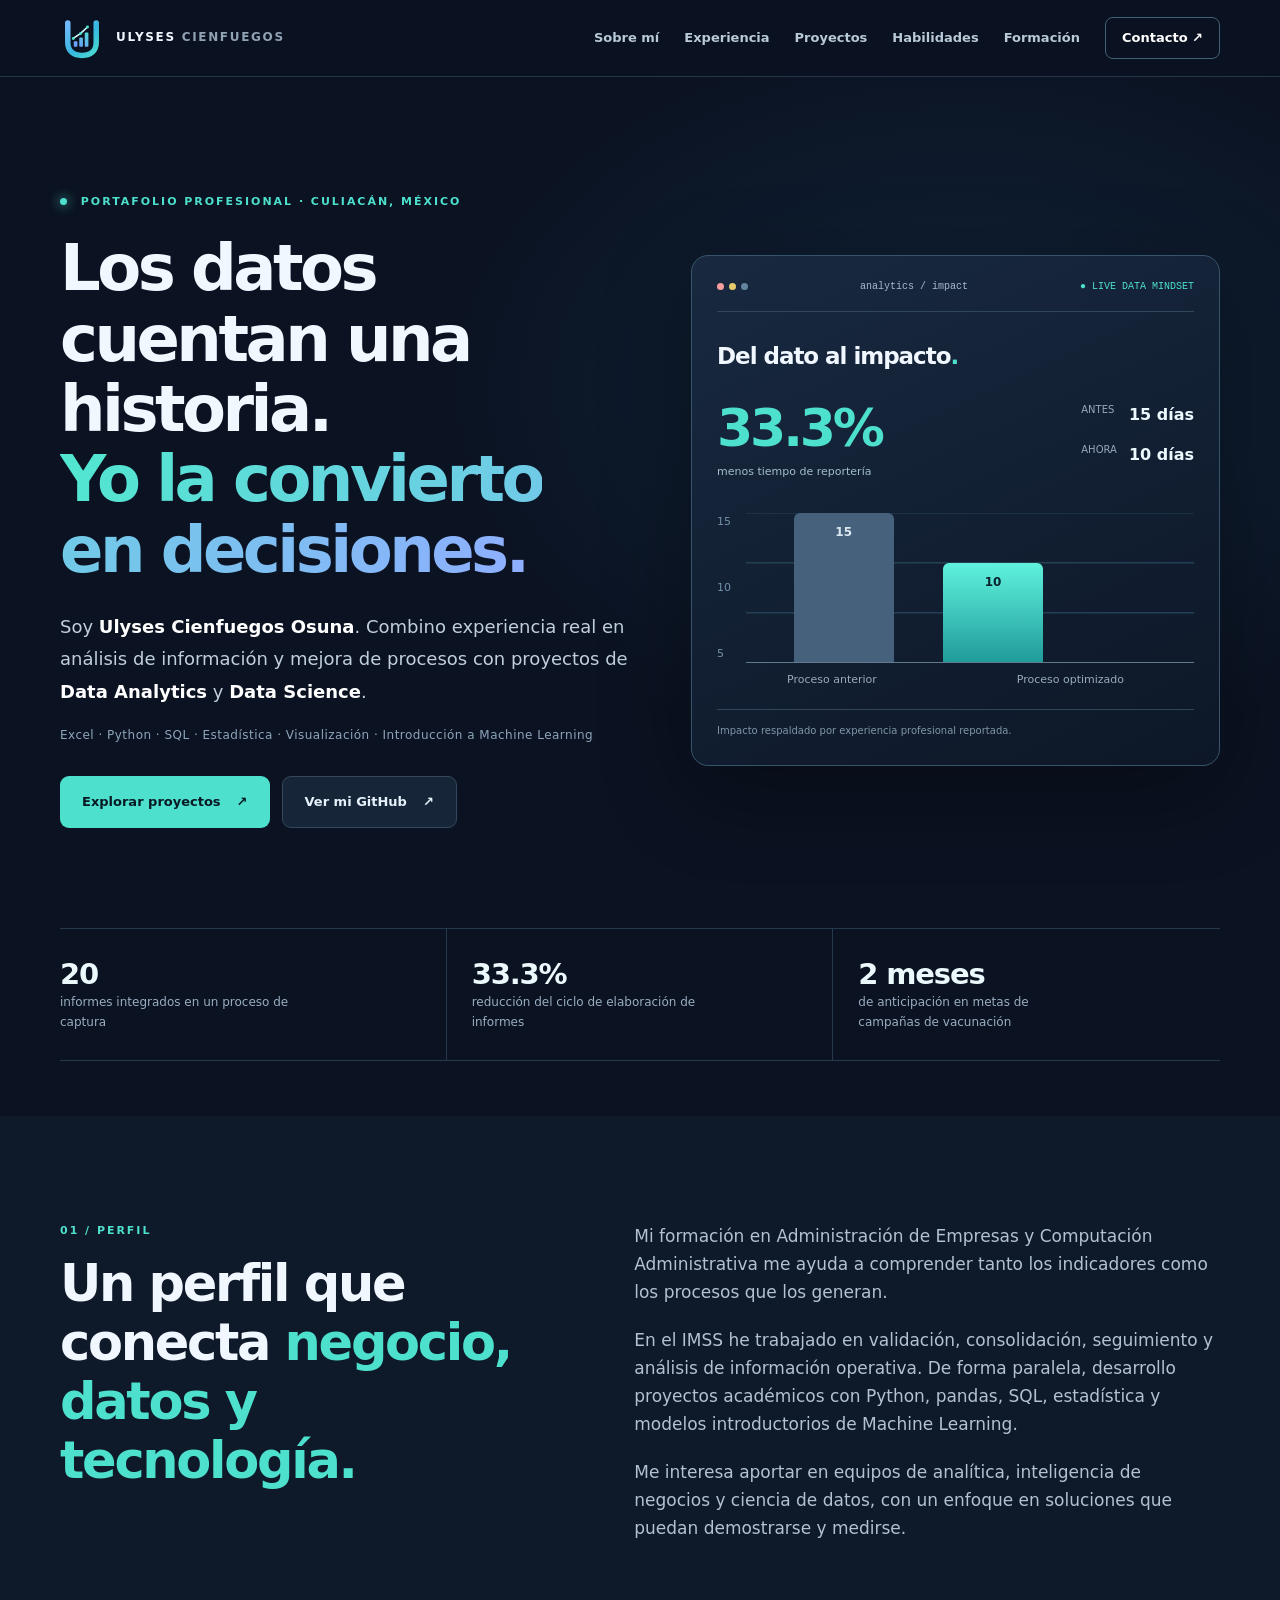
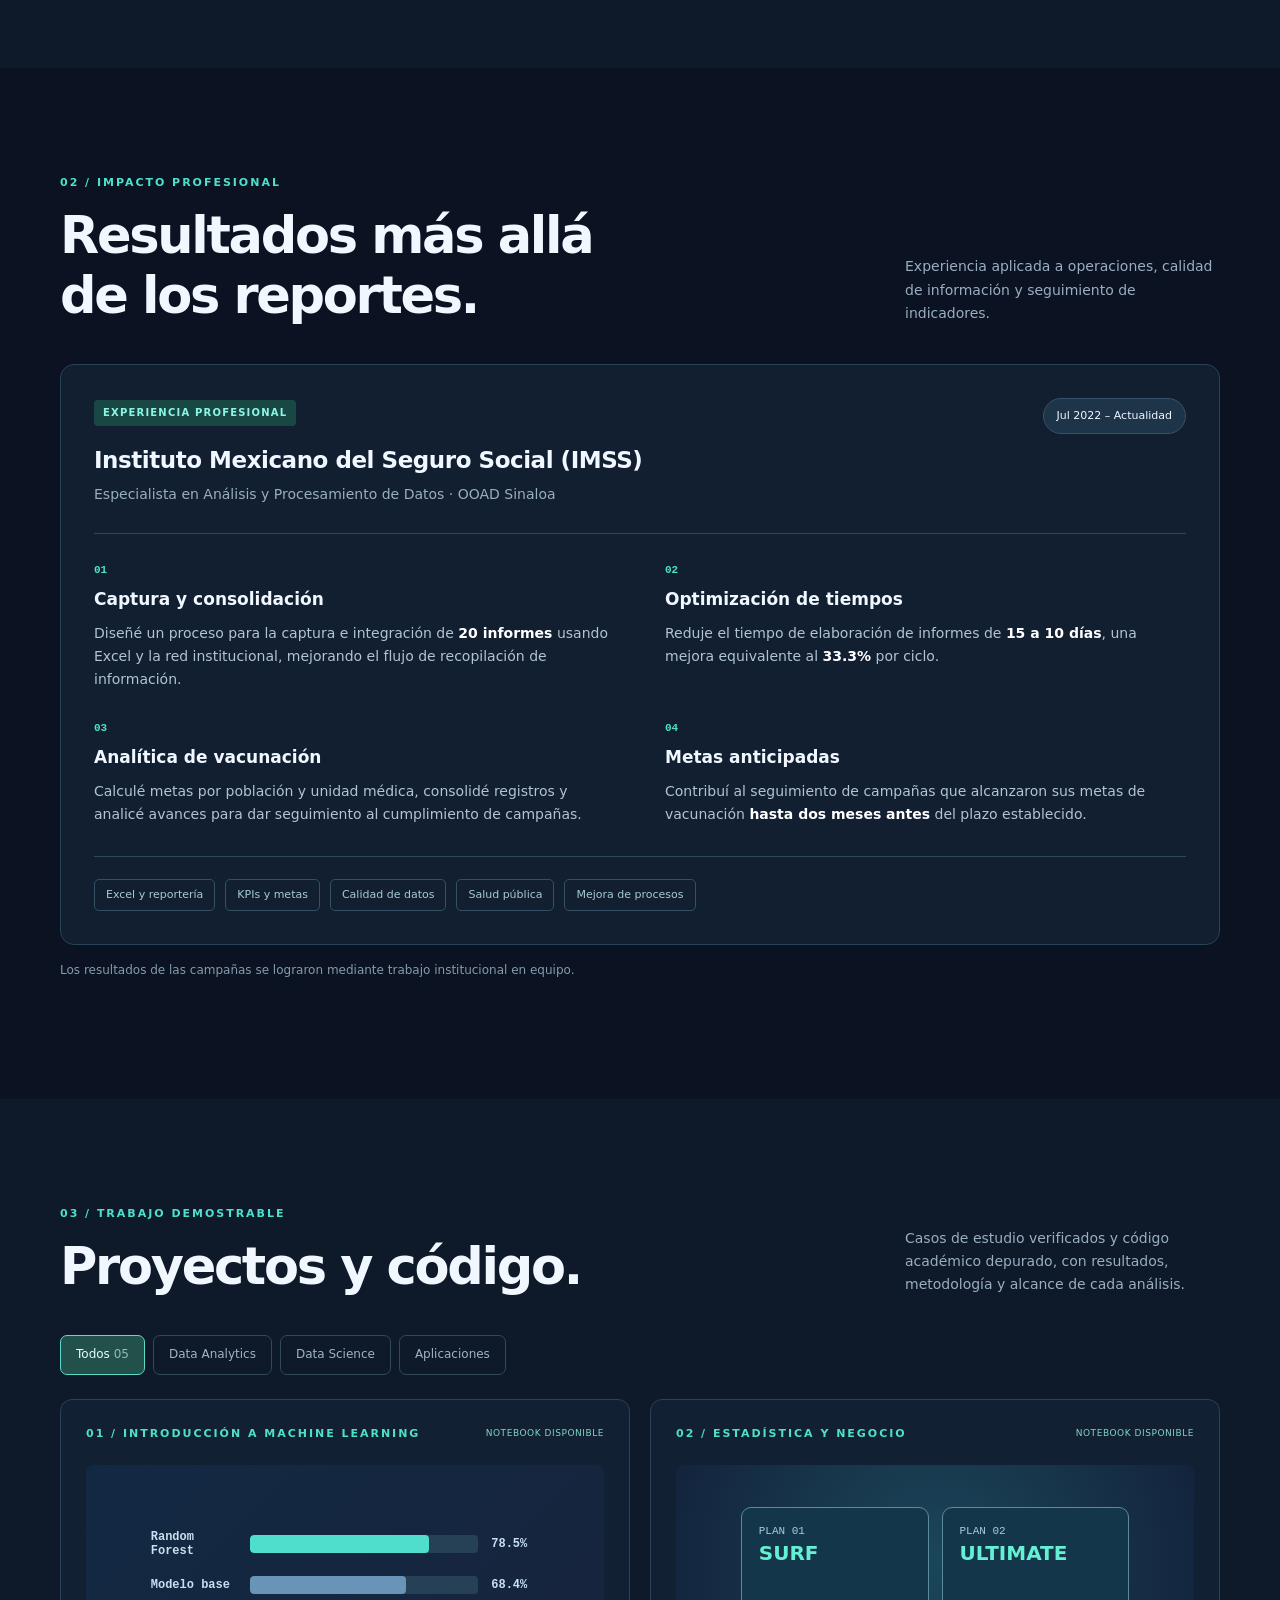
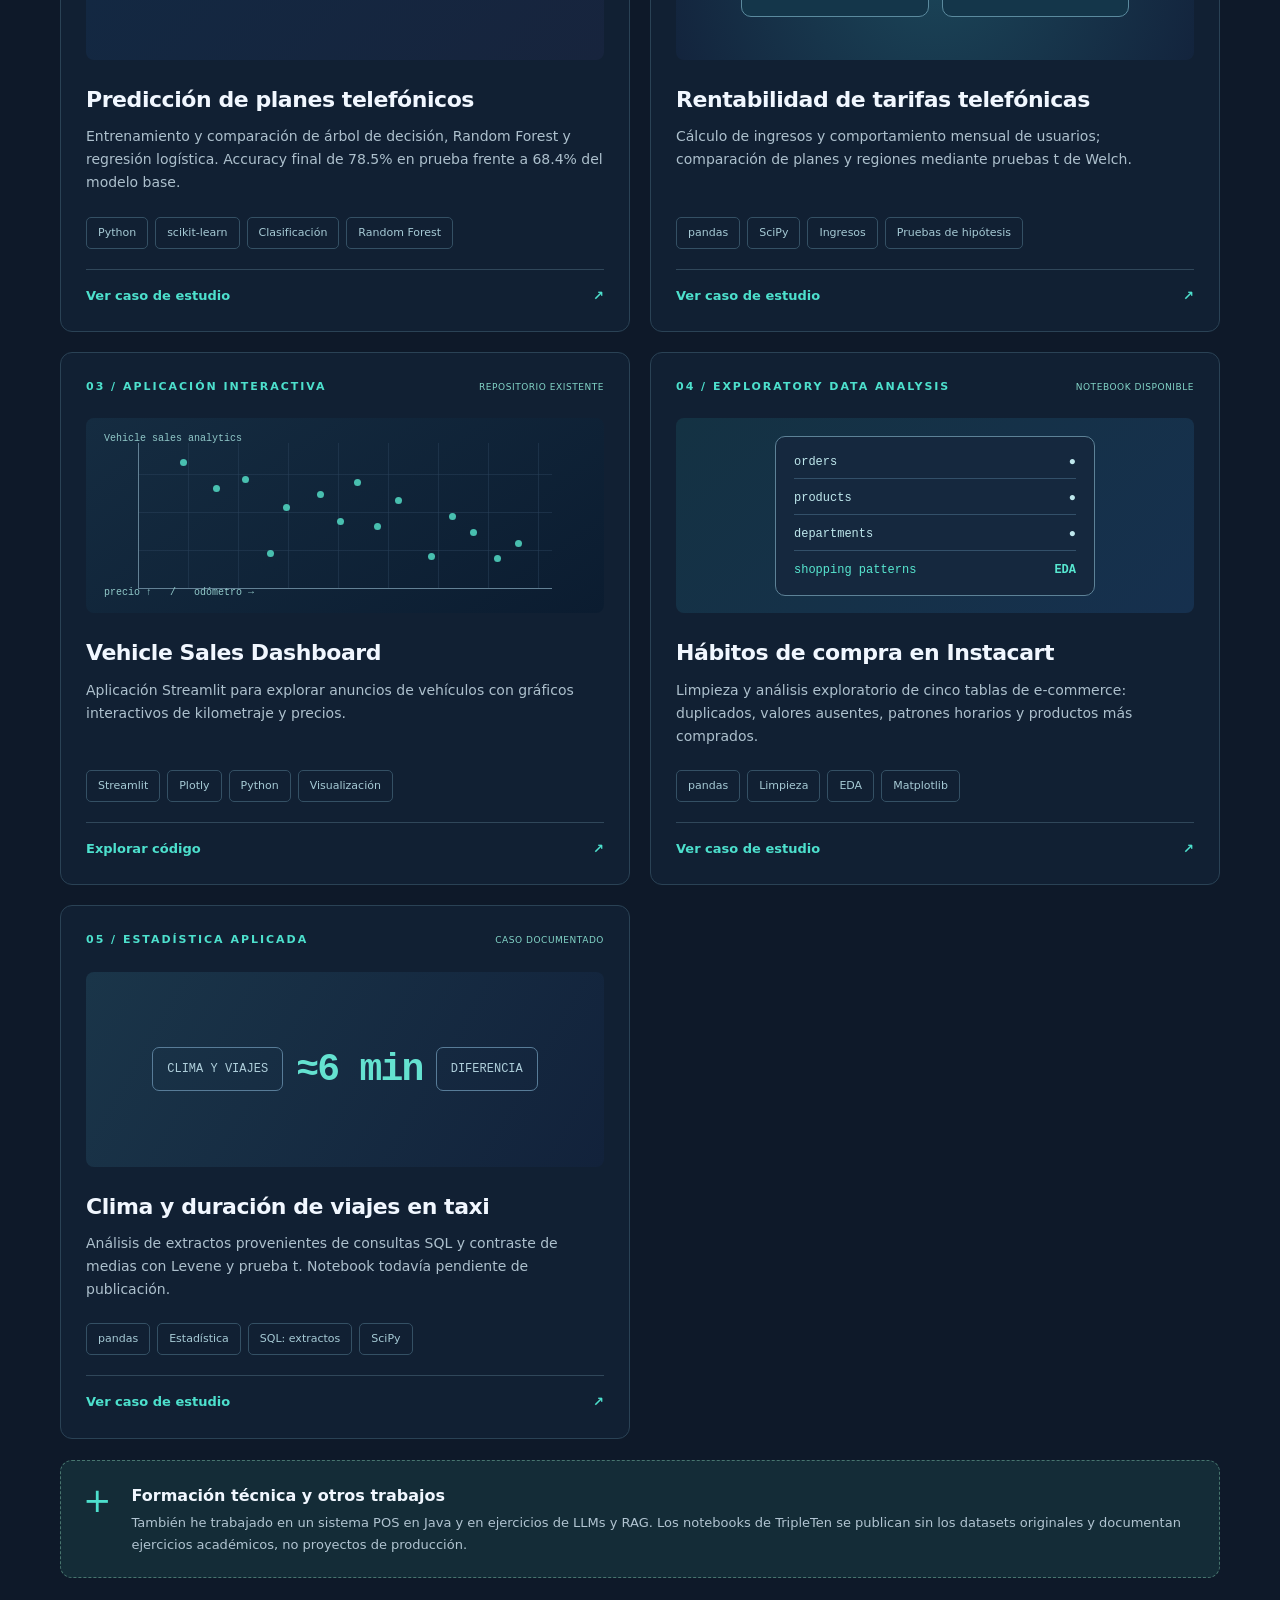
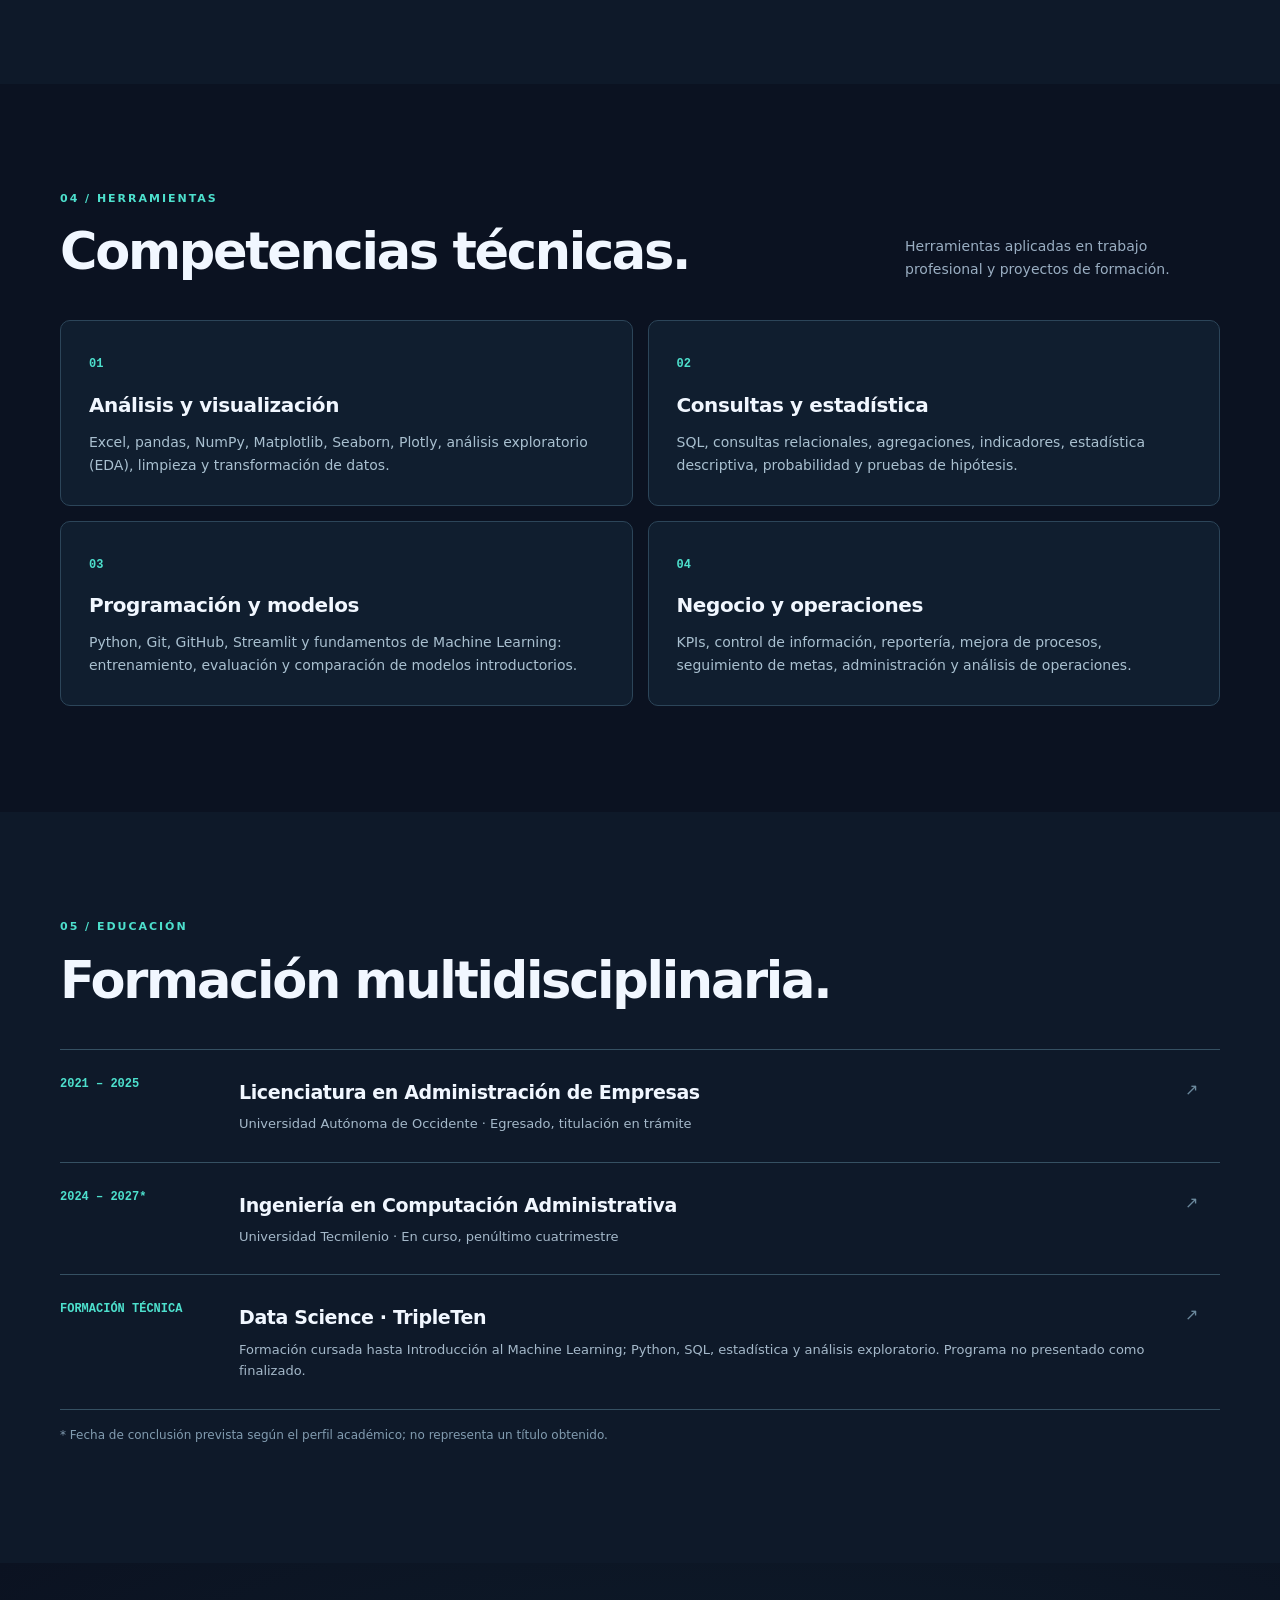
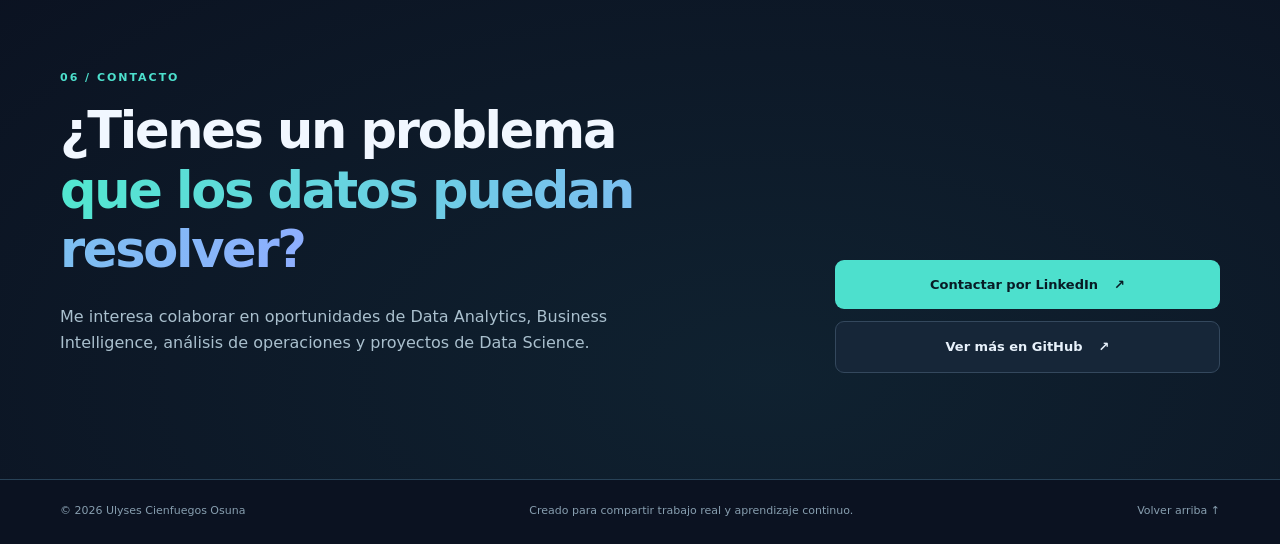
<file: index.html>
<!doctype html>
<html lang="es">
<head>
  <meta charset="utf-8">
  <meta name="viewport" content="width=device-width, initial-scale=1">
  <meta name="description" content="Portafolio de Ulyses Cienfuegos Osuna: Data Analytics, Data Science, análisis de información, automatización y proyectos con Python.">
  <meta name="theme-color" content="#0b1221">
  <meta property="og:type" content="website">
  <meta property="og:title" content="Ulyses Cienfuegos Osuna | Data Analytics & Data Science">
  <meta property="og:description" content="Experiencia real en analítica de operaciones y salud pública. Proyectos de Python, SQL, visualización y ciencia de datos.">
  <meta property="og:url" content="https://uly100f.github.io/">
  <link rel="canonical" href="https://uly100f.github.io/">
  <link rel="icon" href="favicon.svg" type="image/svg+xml">
  <link rel="stylesheet" href="styles.css">
  <title>Ulyses Cienfuegos Osuna | Data Analytics & Data Science</title>
</head>
<body>
  <a class="skip-link" href="#contenido">Saltar al contenido</a>
  <header class="site-header">
    <div class="container nav-wrap">
      <a class="brand" href="#inicio" aria-label="Volver al inicio"><img class="brand-symbol" src="assets/logo-u.svg" alt="Logo Ulyses Data: letra U con gráfico ascendente" width="44" height="44"><span>ULYSES <span class="brand-muted">CIENFUEGOS</span></span></a>
      <button class="menu-toggle" aria-label="Abrir menú" aria-expanded="false" aria-controls="menu-principal"><span></span><span></span><span></span></button>
      <nav id="menu-principal" class="nav-links" aria-label="Navegación principal">
        <a href="#sobre-mi">Sobre mí</a>
        <a href="#experiencia">Experiencia</a>
        <a href="#proyectos">Proyectos</a>
        <a href="#habilidades">Habilidades</a>
        <a href="#formacion">Formación</a>
        <a class="nav-cta" href="#contacto">Contacto <span aria-hidden="true">↗</span></a>
      </nav>
    </div>
  </header>

  <main id="contenido">
    <section id="inicio" class="hero section">
      <div class="container hero-grid">
        <div class="hero-copy">
          <p class="eyebrow"><span class="signal" aria-hidden="true"></span> PORTAFOLIO PROFESIONAL · CULIACÁN, MÉXICO</p>
          <h1>Los datos cuentan una historia.<br><span class="gradient-text">Yo la convierto en decisiones.</span></h1>
          <p class="hero-lead">Soy <strong>Ulyses Cienfuegos Osuna</strong>. Combino experiencia real en análisis de información y mejora de procesos con proyectos de <strong>Data Analytics</strong> y <strong>Data Science</strong>.</p>
          <p class="hero-sub">Excel · Python · SQL · Estadística · Visualización · Introducción a Machine Learning</p>
          <div class="hero-actions">
            <a class="btn btn-primary" href="#proyectos">Explorar proyectos <span aria-hidden="true">↗</span></a>
            <a class="btn btn-secondary" href="https://github.com/uly100f" target="_blank" rel="noopener noreferrer">Ver mi GitHub <span aria-hidden="true">↗</span></a>
          </div>
        </div>
        <div class="hero-visual" aria-label="Ilustración de un tablero de indicadores">
          <div class="visual-head"><span class="dots"><i></i><i></i><i></i></span><span>analytics / impact</span><span class="mini-status">● LIVE DATA MINDSET</span></div>
          <div class="viz-title">Del dato al impacto<span class="muted-dot">.</span></div>
          <div class="viz-row">
            <div class="viz-big"><strong>33.3%</strong><span>menos tiempo de reportería</span></div>
            <div class="viz-mini"><span>ANTES</span><strong>15 días</strong><span>AHORA</span><strong>10 días</strong></div>
          </div>
          <div class="chart" role="img" aria-label="Visualización ilustrativa del descenso del tiempo de reporte de 15 a 10 días">
            <div class="chart-guide"><span>15</span><span>10</span><span>5</span></div>
            <div class="chart-bars"><div class="chart-bar chart-before"><span>15</span></div><div class="chart-bar chart-after"><span>10</span></div></div>
          </div>
          <div class="chart-footer"><span>Proceso anterior</span><span>Proceso optimizado</span></div>
          <div class="visual-note">Impacto respaldado por experiencia profesional reportada.</div>
        </div>
      </div>
      <div class="container stats-strip" aria-label="Resultados profesionales destacados">
        <div><strong>20</strong><span>informes integrados en un proceso de captura</span></div>
        <div><strong>33.3%</strong><span>reducción del ciclo de elaboración de informes</span></div>
        <div><strong>2 meses</strong><span>de anticipación en metas de campañas de vacunación</span></div>
      </div>
    </section>

    <section id="sobre-mi" class="section section-alt">
      <div class="container split">
        <div><p class="section-kicker">01 / PERFIL</p><h2>Un perfil que conecta <span class="text-accent">negocio, datos y tecnología.</span></h2></div>
        <div class="section-copy"><p>Mi formación en Administración de Empresas y Computación Administrativa me ayuda a comprender tanto los indicadores como los procesos que los generan.</p><p>En el IMSS he trabajado en validación, consolidación, seguimiento y análisis de información operativa. De forma paralela, desarrollo proyectos académicos con Python, pandas, SQL, estadística y modelos introductorios de Machine Learning.</p><p>Me interesa aportar en equipos de analítica, inteligencia de negocios y ciencia de datos, con un enfoque en soluciones que puedan demostrarse y medirse.</p></div>
      </div>
    </section>

    <section id="experiencia" class="section">
      <div class="container">
        <div class="section-head"><div><p class="section-kicker">02 / IMPACTO PROFESIONAL</p><h2>Resultados más allá<br>de los reportes.</h2></div><p class="head-aside">Experiencia aplicada a operaciones, calidad de información y seguimiento de indicadores.</p></div>
        <article class="experience-card">
          <div class="experience-top"><div><div class="tag tag-teal">EXPERIENCIA PROFESIONAL</div><h3>Instituto Mexicano del Seguro Social (IMSS)</h3><p class="role">Especialista en Análisis y Procesamiento de Datos · OOAD Sinaloa</p></div><span class="date-pill">Jul 2022 – Actualidad</span></div>
          <div class="achievement-grid">
            <div class="achievement"><div class="number">01</div><h4>Captura y consolidación</h4><p>Diseñé un proceso para la captura e integración de <strong>20 informes</strong> usando Excel y la red institucional, mejorando el flujo de recopilación de información.</p></div>
            <div class="achievement"><div class="number">02</div><h4>Optimización de tiempos</h4><p>Reduje el tiempo de elaboración de informes de <strong>15 a 10 días</strong>, una mejora equivalente al <strong>33.3%</strong> por ciclo.</p></div>
            <div class="achievement"><div class="number">03</div><h4>Analítica de vacunación</h4><p>Calculé metas por población y unidad médica, consolidé registros y analicé avances para dar seguimiento al cumplimiento de campañas.</p></div>
            <div class="achievement"><div class="number">04</div><h4>Metas anticipadas</h4><p>Contribuí al seguimiento de campañas que alcanzaron sus metas de vacunación <strong>hasta dos meses antes</strong> del plazo establecido.</p></div>
          </div>
          <div class="experience-bottom"><span>Excel y reportería</span><span>KPIs y metas</span><span>Calidad de datos</span><span>Salud pública</span><span>Mejora de procesos</span></div>
        </article>
        <p class="subtle-note">Los resultados de las campañas se lograron mediante trabajo institucional en equipo.</p>
      </div>
    </section>

    <section id="proyectos" class="section section-alt">
      <div class="container">
        <div class="section-head"><div><p class="section-kicker">03 / TRABAJO DEMOSTRABLE</p><h2>Proyectos y código.</h2></div><p class="head-aside">Casos de estudio verificados y código académico depurado, con resultados, metodología y alcance de cada análisis.</p></div>
        <div class="filter-row" role="group" aria-label="Filtrar proyectos">
          <button class="filter active" data-filter="todos" aria-pressed="true">Todos <span>05</span></button>
          <button class="filter" data-filter="analytics" aria-pressed="false">Data Analytics</button>
          <button class="filter" data-filter="science" aria-pressed="false">Data Science</button>
          <button class="filter" data-filter="apps" aria-pressed="false">Aplicaciones</button>
        </div>
        <div class="project-grid">
          <article class="project-card" data-category="science">
            <div class="project-topline"><span class="project-index">01 / INTRODUCCIÓN A MACHINE LEARNING</span><span class="status">NOTEBOOK DISPONIBLE</span></div>
            <div class="project-graphic graphic-ml" aria-hidden="true"><div class="ml-display"><div class="ml-row"><span>Random Forest</span><div class="ml-track"><i style="--pct:78.5%"></i></div><strong>78.5%</strong></div><div class="ml-row"><span>Modelo base</span><div class="ml-track"><i style="--pct:68.4%"></i></div><strong>68.4%</strong></div></div></div>
            <h3>Predicción de planes telefónicos</h3><p>Entrenamiento y comparación de árbol de decisión, Random Forest y regresión logística. Accuracy final de 78.5% en prueba frente a 68.4% del modelo base.</p>
            <div class="project-tags"><span>Python</span><span>scikit-learn</span><span>Clasificación</span><span>Random Forest</span></div>
            <a class="project-link" href="projects/ml/" >Ver caso de estudio <span aria-hidden="true">↗</span></a>
          </article>
          <article class="project-card" data-category="analytics">
            <div class="project-topline"><span class="project-index">02 / ESTADÍSTICA Y NEGOCIO</span><span class="status">NOTEBOOK DISPONIBLE</span></div>
            <div class="project-graphic graphic-telecom" aria-hidden="true"><div class="telecom-ui"><div><span>PLAN 01</span><strong>SURF</strong></div><div><span>PLAN 02</span><strong>ULTIMATE</strong></div></div></div>
            <h3>Rentabilidad de tarifas telefónicas</h3><p>Cálculo de ingresos y comportamiento mensual de usuarios; comparación de planes y regiones mediante pruebas t de Welch.</p>
            <div class="project-tags"><span>pandas</span><span>SciPy</span><span>Ingresos</span><span>Pruebas de hipótesis</span></div>
            <a class="project-link" href="projects/telecom/" >Ver caso de estudio <span aria-hidden="true">↗</span></a>
          </article>
          <article class="project-card" data-category="apps">
            <div class="project-topline"><span class="project-index">03 / APLICACIÓN INTERACTIVA</span><span class="status">REPOSITORIO EXISTENTE</span></div>
            <div class="project-graphic graphic-vehicles" aria-hidden="true"><span class="plot-label">Vehicle sales analytics</span><div class="scatter-field"><b></b><b></b><b></b><b></b><b></b><b></b><b></b><b></b><b></b><b></b><b></b><b></b><b></b><b></b><b></b></div><span class="plot-legend">precio ↑ &nbsp; / &nbsp; odómetro →</span></div>
            <h3>Vehicle Sales Dashboard</h3><p>Aplicación Streamlit para explorar anuncios de vehículos con gráficos interactivos de kilometraje y precios.</p>
            <div class="project-tags"><span>Streamlit</span><span>Plotly</span><span>Python</span><span>Visualización</span></div>
            <a class="project-link" href="https://github.com/uly100f/Sprint-7" target="_blank" rel="noopener noreferrer">Explorar código <span aria-hidden="true">↗</span></a>
          </article>
          <article class="project-card" data-category="analytics">
            <div class="project-topline"><span class="project-index">04 / EXPLORATORY DATA ANALYSIS</span><span class="status">NOTEBOOK DISPONIBLE</span></div>
            <div class="project-graphic graphic-commerce" aria-hidden="true"><div class="commerce-ui"><div><span>orders</span><strong>●</strong></div><div><span>products</span><strong>●</strong></div><div><span>departments</span><strong>●</strong></div><div><span>shopping patterns</span><strong>EDA</strong></div></div></div>
            <h3>Hábitos de compra en Instacart</h3><p>Limpieza y análisis exploratorio de cinco tablas de e-commerce: duplicados, valores ausentes, patrones horarios y productos más comprados.</p>
            <div class="project-tags"><span>pandas</span><span>Limpieza</span><span>EDA</span><span>Matplotlib</span></div>
            <a class="project-link" href="projects/instacart/" >Ver caso de estudio <span aria-hidden="true">↗</span></a>
          </article>
          <article class="project-card" data-category="analytics">
            <div class="project-topline"><span class="project-index">05 / ESTADÍSTICA APLICADA</span><span class="status">CASO DOCUMENTADO</span></div>
            <div class="project-graphic graphic-taxis" aria-hidden="true"><div class="taxi-ui"><span>CLIMA Y VIAJES</span><b>≈6 min</b><span>DIFERENCIA</span></div></div>
            <h3>Clima y duración de viajes en taxi</h3><p>Análisis de extractos provenientes de consultas SQL y contraste de medias con Levene y prueba t. Notebook todavía pendiente de publicación.</p>
            <div class="project-tags"><span>pandas</span><span>Estadística</span><span>SQL: extractos</span><span>SciPy</span></div>
            <a class="project-link" href="projects/taxis/" >Ver caso de estudio <span aria-hidden="true">↗</span></a>
          </article>
        </div>
        <div class="next-projects"><span class="plus-mark">+</span><div><strong>Formación técnica y otros trabajos</strong><p>También he trabajado en un <a href="https://github.com/uly100f/bollitos-100-pos" target="_blank" rel="noopener noreferrer">sistema POS en Java</a> y en <a href="https://github.com/uly100f/Hands---On-Prompt-Engineering-y-Sistemas-RAG" target="_blank" rel="noopener noreferrer">ejercicios de LLMs y RAG</a>. Los notebooks de TripleTen se publican sin los datasets originales y documentan ejercicios académicos, no proyectos de producción.</p></div></div>
      </div>
    </section>

    <section id="habilidades" class="section">
      <div class="container">
        <div class="section-head"><div><p class="section-kicker">04 / HERRAMIENTAS</p><h2>Competencias técnicas.</h2></div><p class="head-aside">Herramientas aplicadas en trabajo profesional y proyectos de formación.</p></div>
        <div class="skill-grid">
          <div class="skill-panel"><span class="skill-num">01</span><h3>Análisis y visualización</h3><p>Excel, pandas, NumPy, Matplotlib, Seaborn, Plotly, análisis exploratorio (EDA), limpieza y transformación de datos.</p></div>
          <div class="skill-panel"><span class="skill-num">02</span><h3>Consultas y estadística</h3><p>SQL, consultas relacionales, agregaciones, indicadores, estadística descriptiva, probabilidad y pruebas de hipótesis.</p></div>
          <div class="skill-panel"><span class="skill-num">03</span><h3>Programación y modelos</h3><p>Python, Git, GitHub, Streamlit y fundamentos de Machine Learning: entrenamiento, evaluación y comparación de modelos introductorios.</p></div>
          <div class="skill-panel"><span class="skill-num">04</span><h3>Negocio y operaciones</h3><p>KPIs, control de información, reportería, mejora de procesos, seguimiento de metas, administración y análisis de operaciones.</p></div>
        </div>
      </div>
    </section>

    <section id="formacion" class="section section-alt">
      <div class="container">
        <div class="section-head"><div><p class="section-kicker">05 / EDUCACIÓN</p><h2>Formación multidisciplinaria.</h2></div></div>
        <div class="education-list">
          <div class="edu-item"><div class="edu-year">2021 – 2025</div><div><h3>Licenciatura en Administración de Empresas</h3><p>Universidad Autónoma de Occidente · Egresado, titulación en trámite</p></div><span class="edu-icon" aria-hidden="true">↗</span></div>
          <div class="edu-item"><div class="edu-year">2024 – 2027*</div><div><h3>Ingeniería en Computación Administrativa</h3><p>Universidad Tecmilenio · En curso, penúltimo cuatrimestre</p></div><span class="edu-icon" aria-hidden="true">↗</span></div>
          <div class="edu-item"><div class="edu-year">FORMACIÓN TÉCNICA</div><div><h3>Data Science · TripleTen</h3><p>Formación cursada hasta Introducción al Machine Learning; Python, SQL, estadística y análisis exploratorio. Programa no presentado como finalizado.</p></div><span class="edu-icon" aria-hidden="true">↗</span></div>
        </div>
        <p class="subtle-note">* Fecha de conclusión prevista según el perfil académico; no representa un título obtenido.</p>
      </div>
    </section>

    <section id="contacto" class="section contact-section">
      <div class="container contact-grid"><div><p class="section-kicker">06 / CONTACTO</p><h2>¿Tienes un problema<br><span class="gradient-text">que los datos puedan resolver?</span></h2><p>Me interesa colaborar en oportunidades de Data Analytics, Business Intelligence, análisis de operaciones y proyectos de Data Science.</p></div><div class="contact-actions"><a class="btn btn-primary" href="https://www.linkedin.com/in/ulyses-cienfuegos-osuna/" target="_blank" rel="noopener noreferrer">Contactar por LinkedIn <span aria-hidden="true">↗</span></a><a class="btn btn-secondary" href="https://github.com/uly100f" target="_blank" rel="noopener noreferrer">Ver más en GitHub <span aria-hidden="true">↗</span></a></div></div>
    </section>
  </main>
  <footer class="site-footer"><div class="container footer-wrap"><span>© <span id="year">2026</span> Ulyses Cienfuegos Osuna</span><span>Creado para compartir trabajo real y aprendizaje continuo.</span><a href="#inicio">Volver arriba ↑</a></div></footer>
  <script src="script.js" defer></script>
</body>
</html>
</file>
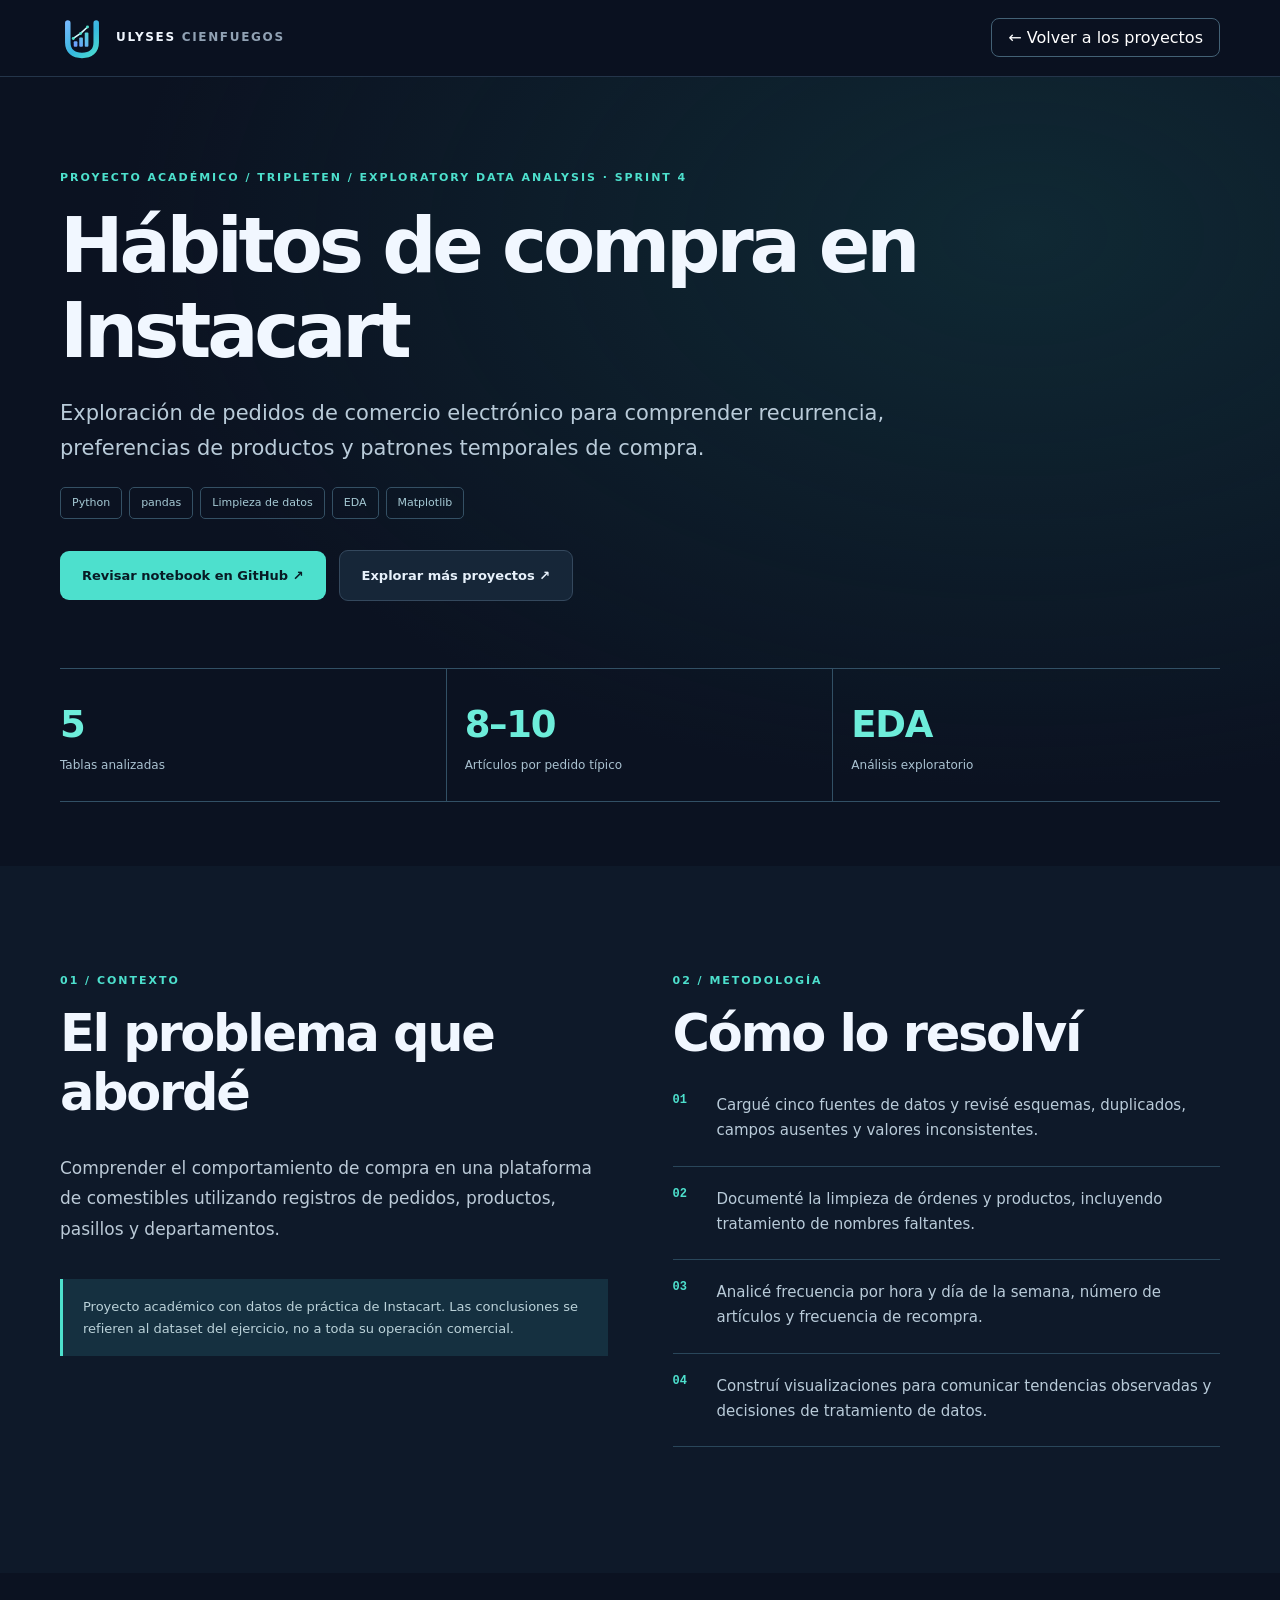
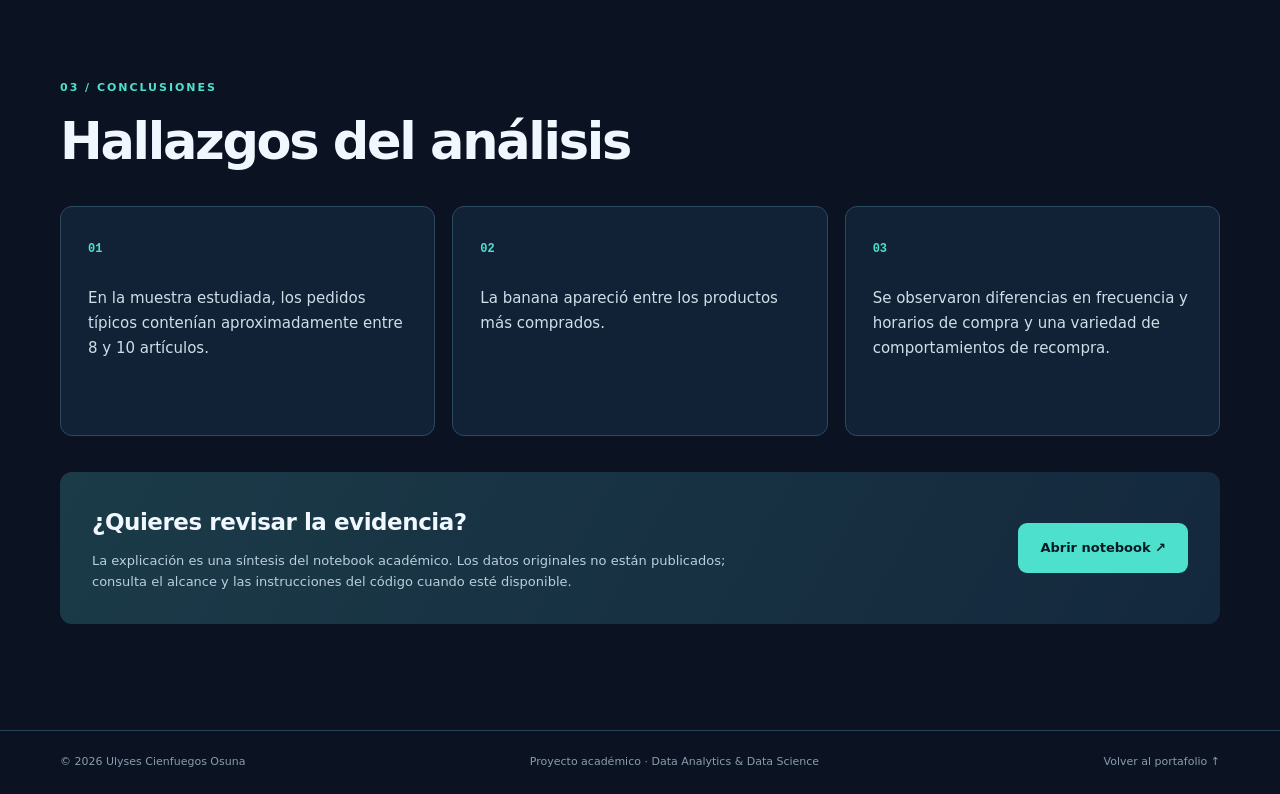
<file: projects/instacart/index.html>
<!doctype html>
<html lang="es"><head>
<meta charset="utf-8"><meta name="viewport" content="width=device-width,initial-scale=1">
<meta name="description" content="Exploración de pedidos de comercio electrónico para comprender recurrencia, preferencias de productos y patrones temporales de compra.">
<meta name="theme-color" content="#0b1221">
<link rel="stylesheet" href="../../styles.css"><link rel="icon" href="../../favicon.svg" type="image/svg+xml">
<title>Hábitos de compra en Instacart | Ulyses Cienfuegos</title>
</head><body>
<a class="skip-link" href="#contenido">Saltar al contenido</a>
<header class="site-header"><div class="container nav-wrap"><a class="brand" href="../../#inicio"><img class="brand-symbol" src="../../assets/logo-u.svg" alt="Logo Ulyses Data: letra U con gráfico ascendente" width="44" height="44"><span>ULYSES <span class="brand-muted">CIENFUEGOS</span></span></a><nav aria-label="Navegación de proyecto"><a class="nav-cta" href="../../#proyectos">← Volver a los proyectos</a></nav></div></header>
<main id="contenido" class="case-layout">
<section class="section case-hero"><div class="container">
<p class="section-kicker">PROYECTO ACADÉMICO / TRIPLETEN / EXPLORATORY DATA ANALYSIS · SPRINT 4</p>
<h1 class="case-title">Hábitos de compra en Instacart</h1><p class="case-lead">Exploración de pedidos de comercio electrónico para comprender recurrencia, preferencias de productos y patrones temporales de compra.</p>
<div class="project-tags"><span>Python</span><span>pandas</span><span>Limpieza de datos</span><span>EDA</span><span>Matplotlib</span></div>
<div class="case-actions"><a class="btn btn-primary" href="https://github.com/uly100f/uly100f.github.io/blob/main/projects/instacart/analysis.ipynb" target="_blank" rel="noopener noreferrer">Revisar notebook en GitHub ↗</a><a class="btn btn-secondary" href="../../#proyectos">Explorar más proyectos ↗</a></div>
<div class="case-stats"><div><strong>5</strong><span>Tablas analizadas</span></div><div><strong>8–10</strong><span>Artículos por pedido típico</span></div><div><strong>EDA</strong><span>Análisis exploratorio</span></div></div>
</div></section>
<section class="section section-alt"><div class="container case-content-grid">
<div><p class="section-kicker">01 / CONTEXTO</p><h2>El problema que abordé</h2><p class="case-paragraph">Comprender el comportamiento de compra en una plataforma de comestibles utilizando registros de pedidos, productos, pasillos y departamentos.</p><p class="case-note">Proyecto académico con datos de práctica de Instacart. Las conclusiones se refieren al dataset del ejercicio, no a toda su operación comercial.</p></div>
<div><p class="section-kicker">02 / METODOLOGÍA</p><h2>Cómo lo resolví</h2><ol class="case-steps"><li>Cargué cinco fuentes de datos y revisé esquemas, duplicados, campos ausentes y valores inconsistentes.</li>
<li>Documenté la limpieza de órdenes y productos, incluyendo tratamiento de nombres faltantes.</li>
<li>Analicé frecuencia por hora y día de la semana, número de artículos y frecuencia de recompra.</li>
<li>Construí visualizaciones para comunicar tendencias observadas y decisiones de tratamiento de datos.</li></ol></div>
</div></section>
<section class="section"><div class="container">
<p class="section-kicker">03 / CONCLUSIONES</p><h2>Hallazgos del análisis</h2><div class="finding-grid"><article class="finding-card"><span>01</span><p>En la muestra estudiada, los pedidos típicos contenían aproximadamente entre 8 y 10 artículos.</p></article><article class="finding-card"><span>02</span><p>La banana apareció entre los productos más comprados.</p></article><article class="finding-card"><span>03</span><p>Se observaron diferencias en frecuencia y horarios de compra y una variedad de comportamientos de recompra.</p></article></div>
<div class="case-footer-cta"><div><h3>¿Quieres revisar la evidencia?</h3><p>La explicación es una síntesis del notebook académico. Los datos originales no están publicados; consulta el alcance y las instrucciones del código cuando esté disponible.</p></div><a class="btn btn-primary" href="https://github.com/uly100f/uly100f.github.io/blob/main/projects/instacart/analysis.ipynb" target="_blank" rel="noopener noreferrer">Abrir notebook ↗</a></div>
</div></section></main><footer class="site-footer"><div class="container footer-wrap"><span>© 2026 Ulyses Cienfuegos Osuna</span><span>Proyecto académico · Data Analytics & Data Science</span><a href="../../#proyectos">Volver al portafolio ↑</a></div></footer>
</body></html>
</file>
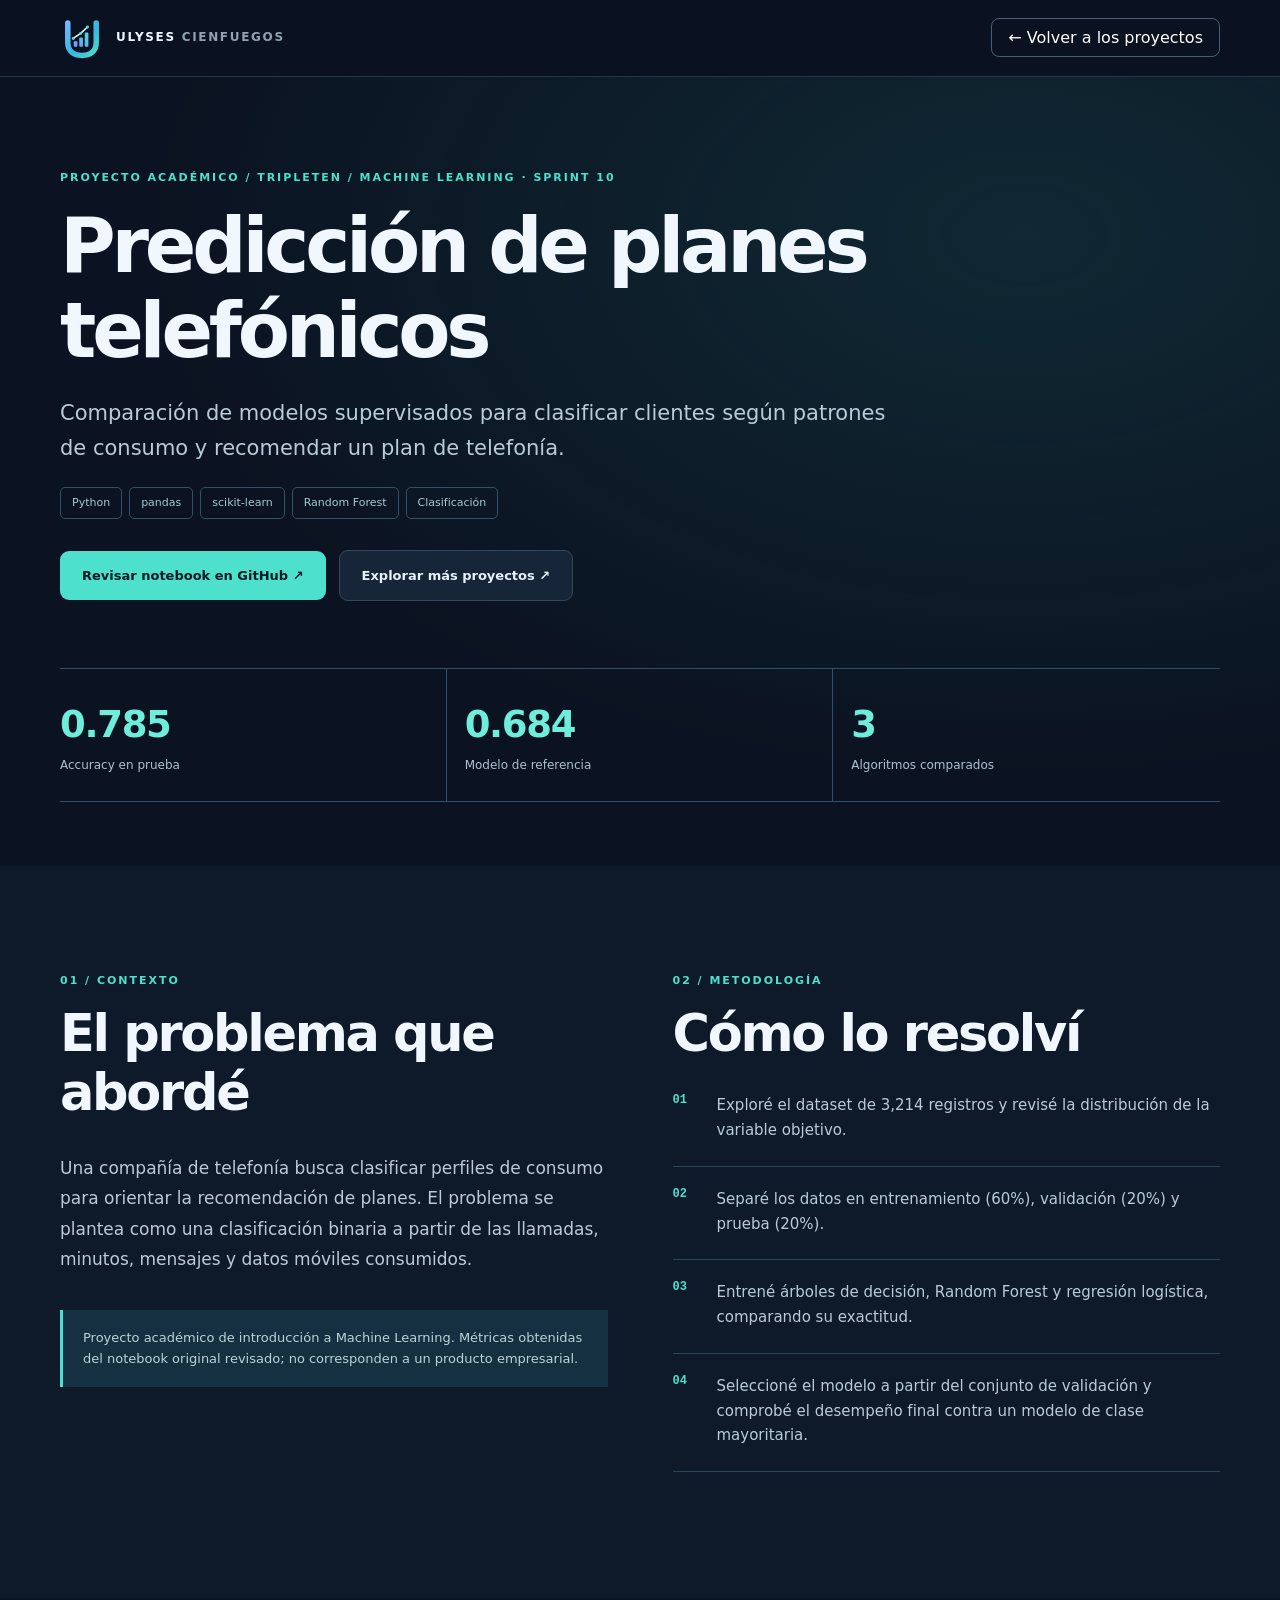
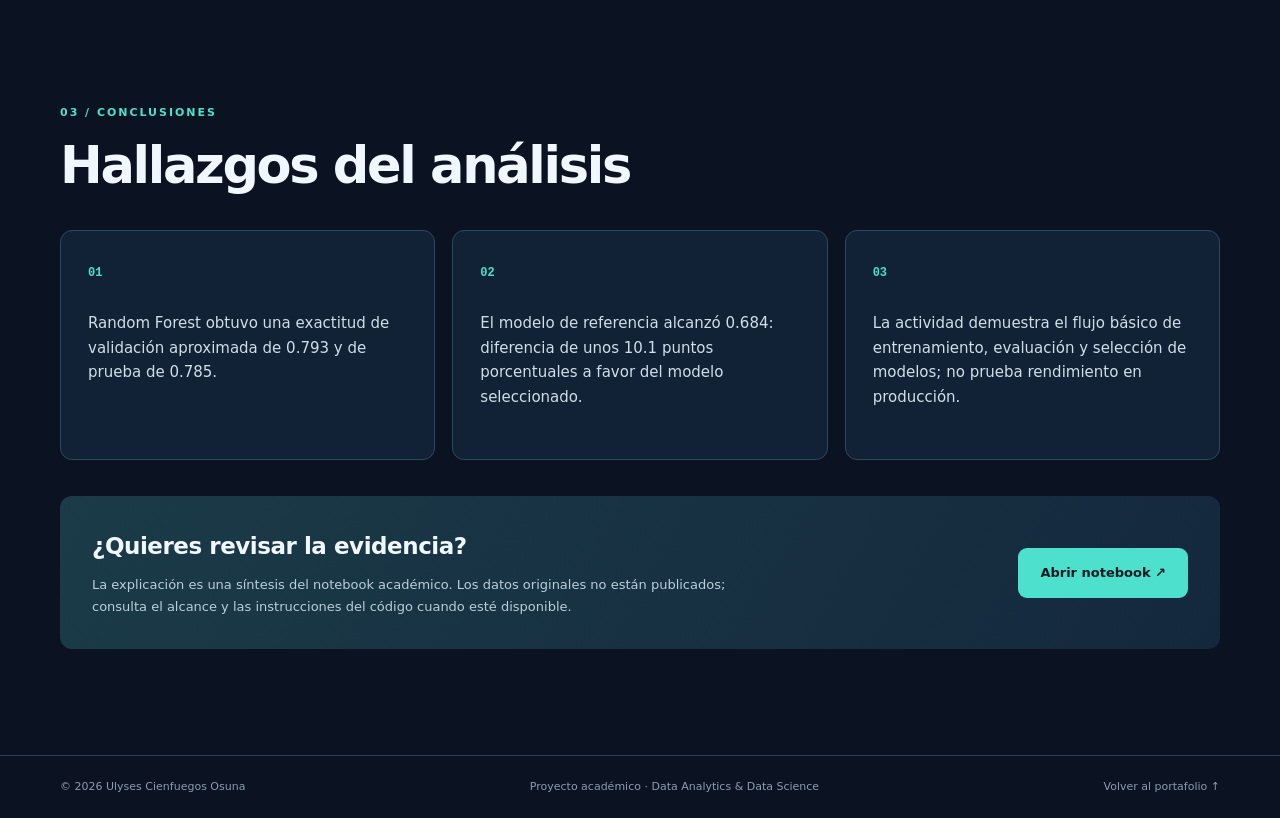
<file: projects/ml/index.html>
<!doctype html>
<html lang="es"><head>
<meta charset="utf-8"><meta name="viewport" content="width=device-width,initial-scale=1">
<meta name="description" content="Comparación de modelos supervisados para clasificar clientes según patrones de consumo y recomendar un plan de telefonía.">
<meta name="theme-color" content="#0b1221">
<link rel="stylesheet" href="../../styles.css"><link rel="icon" href="../../favicon.svg" type="image/svg+xml">
<title>Predicción de planes telefónicos | Ulyses Cienfuegos</title>
</head><body>
<a class="skip-link" href="#contenido">Saltar al contenido</a>
<header class="site-header"><div class="container nav-wrap"><a class="brand" href="../../#inicio"><img class="brand-symbol" src="../../assets/logo-u.svg" alt="Logo Ulyses Data: letra U con gráfico ascendente" width="44" height="44"><span>ULYSES <span class="brand-muted">CIENFUEGOS</span></span></a><nav aria-label="Navegación de proyecto"><a class="nav-cta" href="../../#proyectos">← Volver a los proyectos</a></nav></div></header>
<main id="contenido" class="case-layout">
<section class="section case-hero"><div class="container">
<p class="section-kicker">PROYECTO ACADÉMICO / TRIPLETEN / MACHINE LEARNING · SPRINT 10</p>
<h1 class="case-title">Predicción de planes telefónicos</h1><p class="case-lead">Comparación de modelos supervisados para clasificar clientes según patrones de consumo y recomendar un plan de telefonía.</p>
<div class="project-tags"><span>Python</span><span>pandas</span><span>scikit-learn</span><span>Random Forest</span><span>Clasificación</span></div>
<div class="case-actions"><a class="btn btn-primary" href="https://github.com/uly100f/uly100f.github.io/blob/main/projects/ml/analysis.ipynb" target="_blank" rel="noopener noreferrer">Revisar notebook en GitHub ↗</a><a class="btn btn-secondary" href="../../#proyectos">Explorar más proyectos ↗</a></div>
<div class="case-stats"><div><strong>0.785</strong><span>Accuracy en prueba</span></div><div><strong>0.684</strong><span>Modelo de referencia</span></div><div><strong>3</strong><span>Algoritmos comparados</span></div></div>
</div></section>
<section class="section section-alt"><div class="container case-content-grid">
<div><p class="section-kicker">01 / CONTEXTO</p><h2>El problema que abordé</h2><p class="case-paragraph">Una compañía de telefonía busca clasificar perfiles de consumo para orientar la recomendación de planes. El problema se plantea como una clasificación binaria a partir de las llamadas, minutos, mensajes y datos móviles consumidos.</p><p class="case-note">Proyecto académico de introducción a Machine Learning. Métricas obtenidas del notebook original revisado; no corresponden a un producto empresarial.</p></div>
<div><p class="section-kicker">02 / METODOLOGÍA</p><h2>Cómo lo resolví</h2><ol class="case-steps"><li>Exploré el dataset de 3,214 registros y revisé la distribución de la variable objetivo.</li>
<li>Separé los datos en entrenamiento (60%), validación (20%) y prueba (20%).</li>
<li>Entrené árboles de decisión, Random Forest y regresión logística, comparando su exactitud.</li>
<li>Seleccioné el modelo a partir del conjunto de validación y comprobé el desempeño final contra un modelo de clase mayoritaria.</li></ol></div>
</div></section>
<section class="section"><div class="container">
<p class="section-kicker">03 / CONCLUSIONES</p><h2>Hallazgos del análisis</h2><div class="finding-grid"><article class="finding-card"><span>01</span><p>Random Forest obtuvo una exactitud de validación aproximada de 0.793 y de prueba de 0.785.</p></article><article class="finding-card"><span>02</span><p>El modelo de referencia alcanzó 0.684: diferencia de unos 10.1 puntos porcentuales a favor del modelo seleccionado.</p></article><article class="finding-card"><span>03</span><p>La actividad demuestra el flujo básico de entrenamiento, evaluación y selección de modelos; no prueba rendimiento en producción.</p></article></div>
<div class="case-footer-cta"><div><h3>¿Quieres revisar la evidencia?</h3><p>La explicación es una síntesis del notebook académico. Los datos originales no están publicados; consulta el alcance y las instrucciones del código cuando esté disponible.</p></div><a class="btn btn-primary" href="https://github.com/uly100f/uly100f.github.io/blob/main/projects/ml/analysis.ipynb" target="_blank" rel="noopener noreferrer">Abrir notebook ↗</a></div>
</div></section></main><footer class="site-footer"><div class="container footer-wrap"><span>© 2026 Ulyses Cienfuegos Osuna</span><span>Proyecto académico · Data Analytics & Data Science</span><a href="../../#proyectos">Volver al portafolio ↑</a></div></footer>
</body></html>
</file>
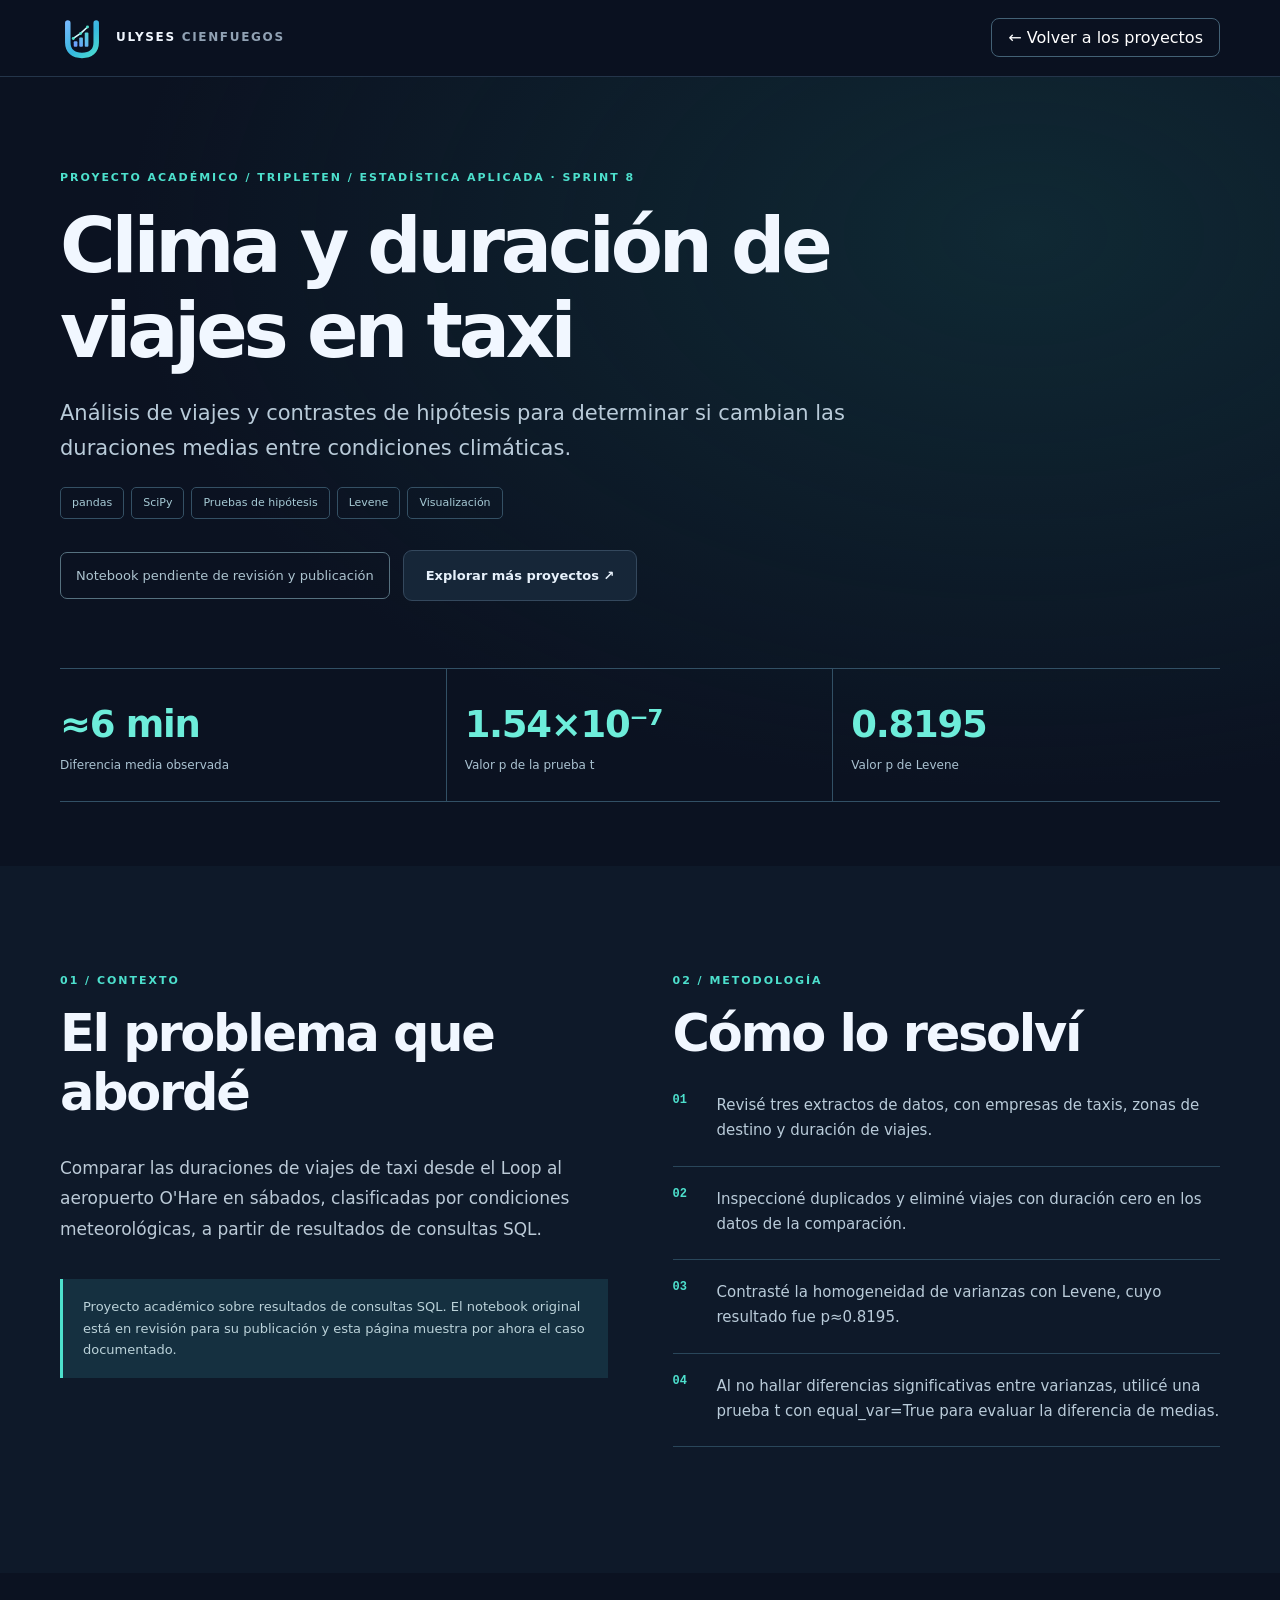
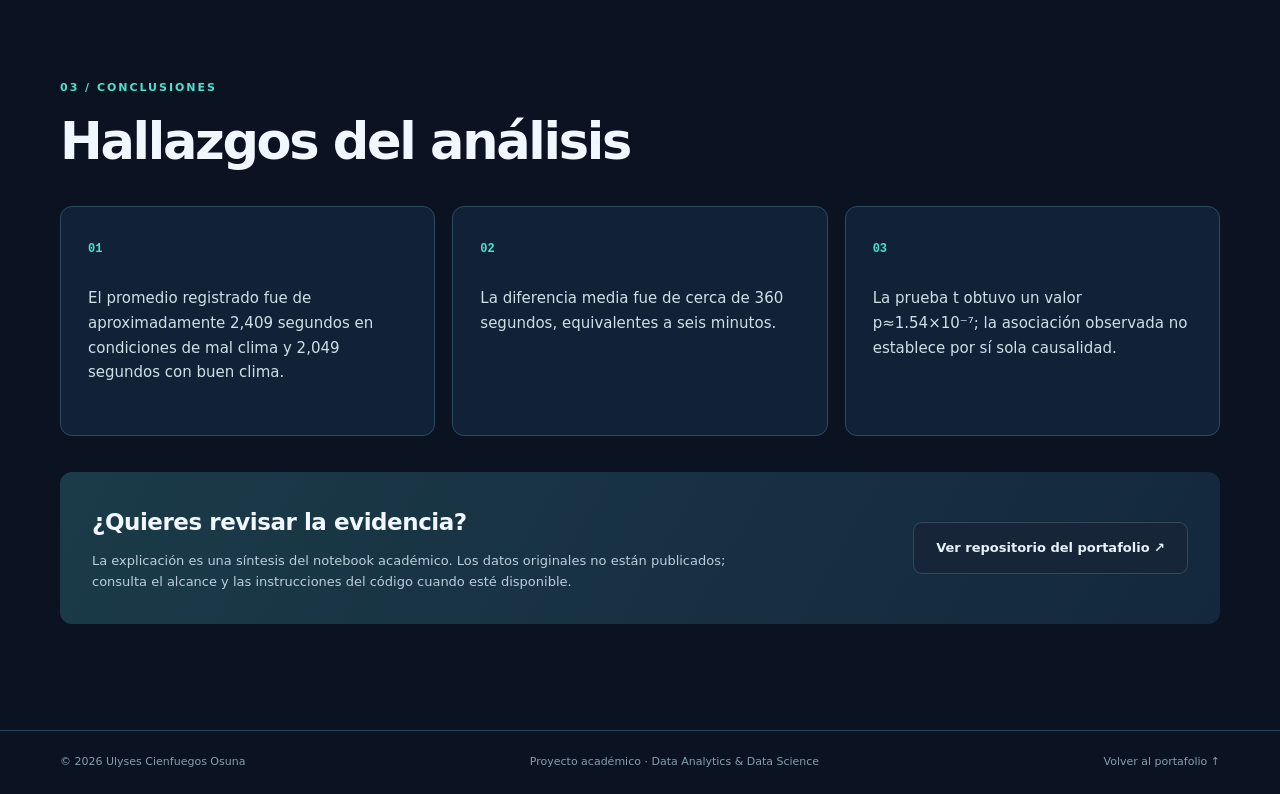
<file: projects/taxis/index.html>
<!doctype html>
<html lang="es"><head>
<meta charset="utf-8"><meta name="viewport" content="width=device-width,initial-scale=1">
<meta name="description" content="Análisis de viajes y contrastes de hipótesis para determinar si cambian las duraciones medias entre condiciones climáticas.">
<meta name="theme-color" content="#0b1221">
<link rel="stylesheet" href="../../styles.css"><link rel="icon" href="../../favicon.svg" type="image/svg+xml">
<title>Clima y duración de viajes en taxi | Ulyses Cienfuegos</title>
</head><body>
<a class="skip-link" href="#contenido">Saltar al contenido</a>
<header class="site-header"><div class="container nav-wrap"><a class="brand" href="../../#inicio"><img class="brand-symbol" src="../../assets/logo-u.svg" alt="Logo Ulyses Data: letra U con gráfico ascendente" width="44" height="44"><span>ULYSES <span class="brand-muted">CIENFUEGOS</span></span></a><nav aria-label="Navegación de proyecto"><a class="nav-cta" href="../../#proyectos">← Volver a los proyectos</a></nav></div></header>
<main id="contenido" class="case-layout">
<section class="section case-hero"><div class="container">
<p class="section-kicker">PROYECTO ACADÉMICO / TRIPLETEN / ESTADÍSTICA APLICADA · SPRINT 8</p>
<h1 class="case-title">Clima y duración de viajes en taxi</h1><p class="case-lead">Análisis de viajes y contrastes de hipótesis para determinar si cambian las duraciones medias entre condiciones climáticas.</p>
<div class="project-tags"><span>pandas</span><span>SciPy</span><span>Pruebas de hipótesis</span><span>Levene</span><span>Visualización</span></div>
<div class="case-actions"><span class="case-pending">Notebook pendiente de revisión y publicación</span><a class="btn btn-secondary" href="../../#proyectos">Explorar más proyectos ↗</a></div>
<div class="case-stats"><div><strong>≈6 min</strong><span>Diferencia media observada</span></div><div><strong>1.54×10⁻⁷</strong><span>Valor p de la prueba t</span></div><div><strong>0.8195</strong><span>Valor p de Levene</span></div></div>
</div></section>
<section class="section section-alt"><div class="container case-content-grid">
<div><p class="section-kicker">01 / CONTEXTO</p><h2>El problema que abordé</h2><p class="case-paragraph">Comparar las duraciones de viajes de taxi desde el Loop al aeropuerto O'Hare en sábados, clasificadas por condiciones meteorológicas, a partir de resultados de consultas SQL.</p><p class="case-note">Proyecto académico sobre resultados de consultas SQL. El notebook original está en revisión para su publicación y esta página muestra por ahora el caso documentado.</p></div>
<div><p class="section-kicker">02 / METODOLOGÍA</p><h2>Cómo lo resolví</h2><ol class="case-steps"><li>Revisé tres extractos de datos, con empresas de taxis, zonas de destino y duración de viajes.</li>
<li>Inspeccioné duplicados y eliminé viajes con duración cero en los datos de la comparación.</li>
<li>Contrasté la homogeneidad de varianzas con Levene, cuyo resultado fue p≈0.8195.</li>
<li>Al no hallar diferencias significativas entre varianzas, utilicé una prueba t con equal_var=True para evaluar la diferencia de medias.</li></ol></div>
</div></section>
<section class="section"><div class="container">
<p class="section-kicker">03 / CONCLUSIONES</p><h2>Hallazgos del análisis</h2><div class="finding-grid"><article class="finding-card"><span>01</span><p>El promedio registrado fue de aproximadamente 2,409 segundos en condiciones de mal clima y 2,049 segundos con buen clima.</p></article><article class="finding-card"><span>02</span><p>La diferencia media fue de cerca de 360 segundos, equivalentes a seis minutos.</p></article><article class="finding-card"><span>03</span><p>La prueba t obtuvo un valor p≈1.54×10⁻⁷; la asociación observada no establece por sí sola causalidad.</p></article></div>
<div class="case-footer-cta"><div><h3>¿Quieres revisar la evidencia?</h3><p>La explicación es una síntesis del notebook académico. Los datos originales no están publicados; consulta el alcance y las instrucciones del código cuando esté disponible.</p></div><a class="btn btn-secondary" href="https://github.com/uly100f/uly100f.github.io" target="_blank" rel="noopener noreferrer">Ver repositorio del portafolio ↗</a></div>
</div></section></main><footer class="site-footer"><div class="container footer-wrap"><span>© 2026 Ulyses Cienfuegos Osuna</span><span>Proyecto académico · Data Analytics & Data Science</span><a href="../../#proyectos">Volver al portafolio ↑</a></div></footer>
</body></html>
</file>
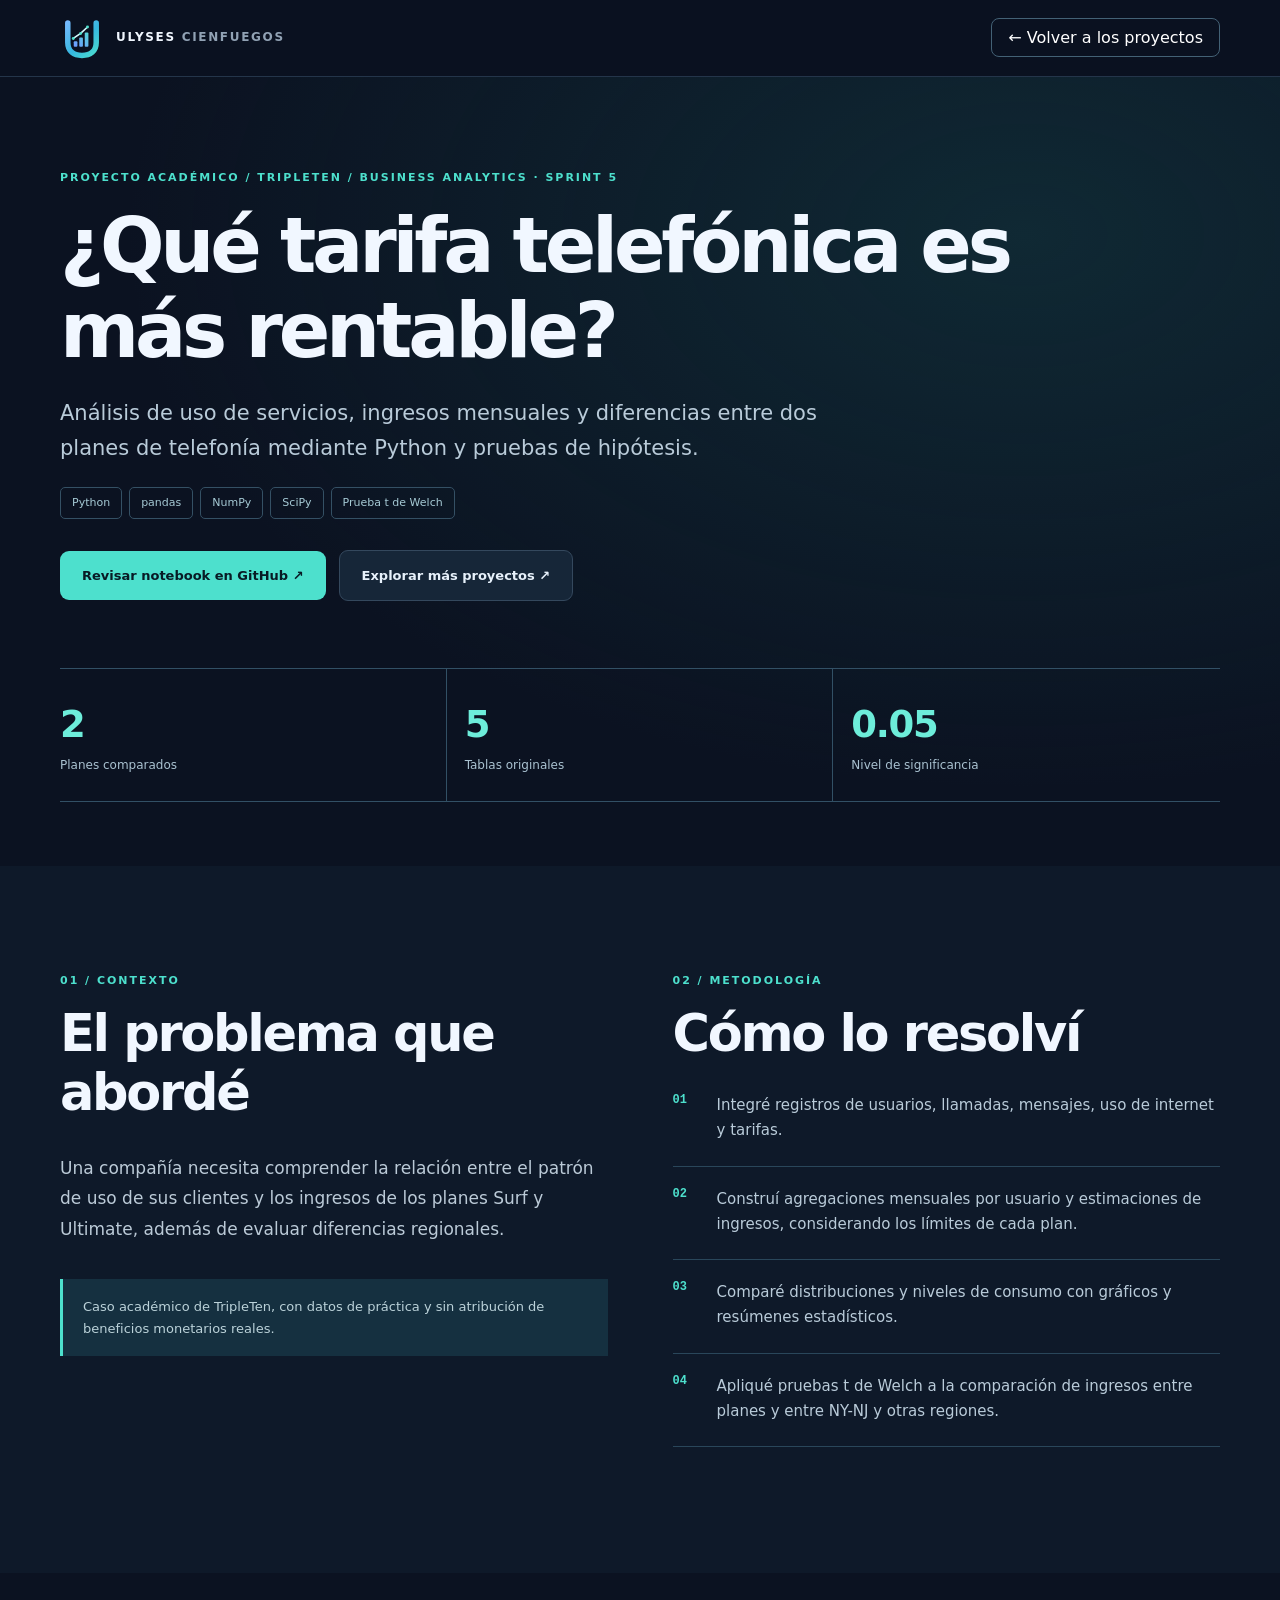
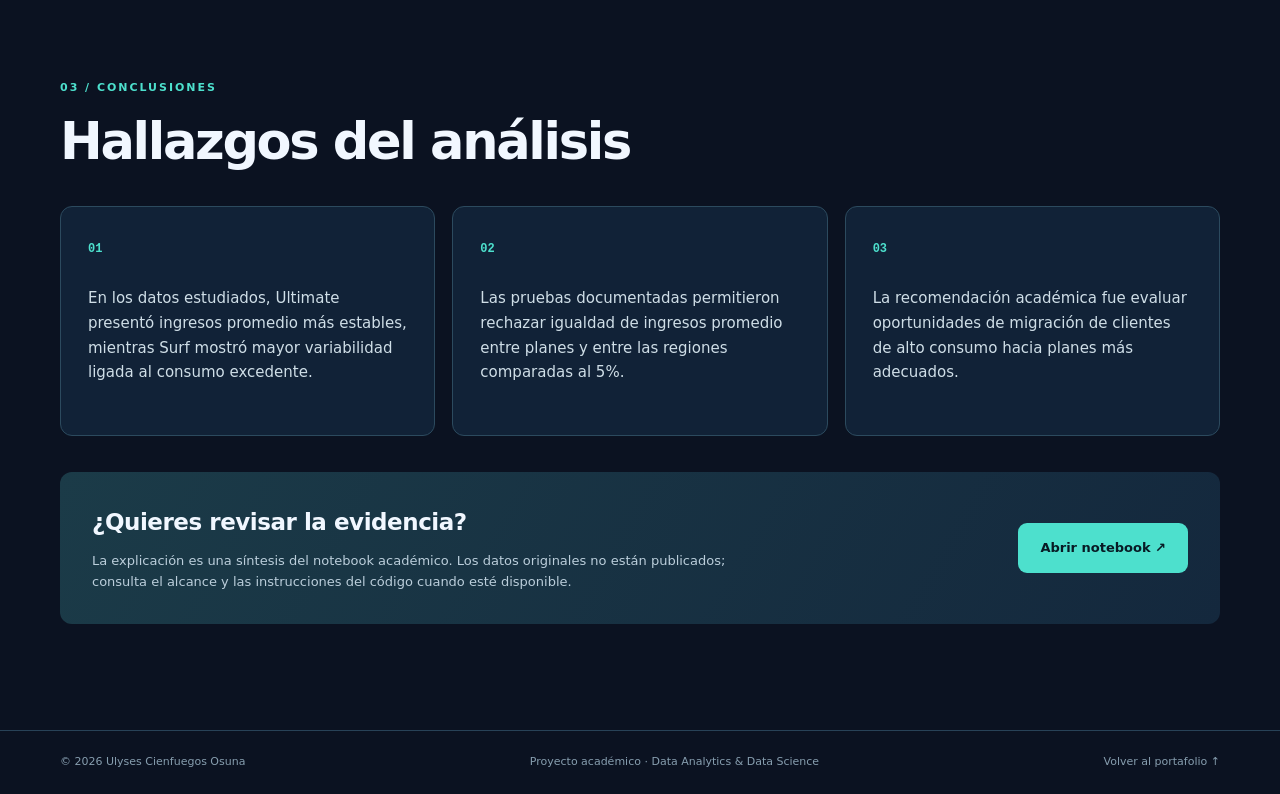
<file: projects/telecom/index.html>
<!doctype html>
<html lang="es"><head>
<meta charset="utf-8"><meta name="viewport" content="width=device-width,initial-scale=1">
<meta name="description" content="Análisis de uso de servicios, ingresos mensuales y diferencias entre dos planes de telefonía mediante Python y pruebas de hipótesis.">
<meta name="theme-color" content="#0b1221">
<link rel="stylesheet" href="../../styles.css"><link rel="icon" href="../../favicon.svg" type="image/svg+xml">
<title>¿Qué tarifa telefónica es más rentable? | Ulyses Cienfuegos</title>
</head><body>
<a class="skip-link" href="#contenido">Saltar al contenido</a>
<header class="site-header"><div class="container nav-wrap"><a class="brand" href="../../#inicio"><img class="brand-symbol" src="../../assets/logo-u.svg" alt="Logo Ulyses Data: letra U con gráfico ascendente" width="44" height="44"><span>ULYSES <span class="brand-muted">CIENFUEGOS</span></span></a><nav aria-label="Navegación de proyecto"><a class="nav-cta" href="../../#proyectos">← Volver a los proyectos</a></nav></div></header>
<main id="contenido" class="case-layout">
<section class="section case-hero"><div class="container">
<p class="section-kicker">PROYECTO ACADÉMICO / TRIPLETEN / BUSINESS ANALYTICS · SPRINT 5</p>
<h1 class="case-title">¿Qué tarifa telefónica es más rentable?</h1><p class="case-lead">Análisis de uso de servicios, ingresos mensuales y diferencias entre dos planes de telefonía mediante Python y pruebas de hipótesis.</p>
<div class="project-tags"><span>Python</span><span>pandas</span><span>NumPy</span><span>SciPy</span><span>Prueba t de Welch</span></div>
<div class="case-actions"><a class="btn btn-primary" href="https://github.com/uly100f/uly100f.github.io/blob/main/projects/telecom/analysis.ipynb" target="_blank" rel="noopener noreferrer">Revisar notebook en GitHub ↗</a><a class="btn btn-secondary" href="../../#proyectos">Explorar más proyectos ↗</a></div>
<div class="case-stats"><div><strong>2</strong><span>Planes comparados</span></div><div><strong>5</strong><span>Tablas originales</span></div><div><strong>0.05</strong><span>Nivel de significancia</span></div></div>
</div></section>
<section class="section section-alt"><div class="container case-content-grid">
<div><p class="section-kicker">01 / CONTEXTO</p><h2>El problema que abordé</h2><p class="case-paragraph">Una compañía necesita comprender la relación entre el patrón de uso de sus clientes y los ingresos de los planes Surf y Ultimate, además de evaluar diferencias regionales.</p><p class="case-note">Caso académico de TripleTen, con datos de práctica y sin atribución de beneficios monetarios reales.</p></div>
<div><p class="section-kicker">02 / METODOLOGÍA</p><h2>Cómo lo resolví</h2><ol class="case-steps"><li>Integré registros de usuarios, llamadas, mensajes, uso de internet y tarifas.</li>
<li>Construí agregaciones mensuales por usuario y estimaciones de ingresos, considerando los límites de cada plan.</li>
<li>Comparé distribuciones y niveles de consumo con gráficos y resúmenes estadísticos.</li>
<li>Apliqué pruebas t de Welch a la comparación de ingresos entre planes y entre NY-NJ y otras regiones.</li></ol></div>
</div></section>
<section class="section"><div class="container">
<p class="section-kicker">03 / CONCLUSIONES</p><h2>Hallazgos del análisis</h2><div class="finding-grid"><article class="finding-card"><span>01</span><p>En los datos estudiados, Ultimate presentó ingresos promedio más estables, mientras Surf mostró mayor variabilidad ligada al consumo excedente.</p></article><article class="finding-card"><span>02</span><p>Las pruebas documentadas permitieron rechazar igualdad de ingresos promedio entre planes y entre las regiones comparadas al 5%.</p></article><article class="finding-card"><span>03</span><p>La recomendación académica fue evaluar oportunidades de migración de clientes de alto consumo hacia planes más adecuados.</p></article></div>
<div class="case-footer-cta"><div><h3>¿Quieres revisar la evidencia?</h3><p>La explicación es una síntesis del notebook académico. Los datos originales no están publicados; consulta el alcance y las instrucciones del código cuando esté disponible.</p></div><a class="btn btn-primary" href="https://github.com/uly100f/uly100f.github.io/blob/main/projects/telecom/analysis.ipynb" target="_blank" rel="noopener noreferrer">Abrir notebook ↗</a></div>
</div></section></main><footer class="site-footer"><div class="container footer-wrap"><span>© 2026 Ulyses Cienfuegos Osuna</span><span>Proyecto académico · Data Analytics & Data Science</span><a href="../../#proyectos">Volver al portafolio ↑</a></div></footer>
</body></html>
</file>
<file: styles.css>
:root{--bg:#0b1221;--panel:#111e30;--panel2:#132438;--fg:#f1f7ff;--muted:#9aaec2;--line:#26394c;--teal:#4de0cd;--blue:#77aaff;--max:1160px}*{box-sizing:border-box}html{scroll-behavior:smooth;scroll-padding-top:85px}body{margin:0;background:var(--bg);color:var(--fg);font:16px/1.65 Inter,ui-sans-serif,system-ui,-apple-system,"Segoe UI",sans-serif}a{color:inherit;text-decoration:none}button{font:inherit}.container{width:min(var(--max),calc(100% - 48px));margin:auto}.skip-link{position:absolute;top:-60px;background:#fff;color:#000;padding:8px;z-index:100}.skip-link:focus{top:0}.section{padding:106px 0}.section-alt{background:#0e1929}.site-header{position:sticky;top:0;z-index:50;background:#0b1221ed;backdrop-filter:blur(18px);border-bottom:1px solid #24354a}.nav-wrap{min-height:76px;display:flex;align-items:center;justify-content:space-between;gap:24px}.brand{display:flex;align-items:center;gap:12px;font-size:12px;font-weight:850;letter-spacing:.14em}.brand-mark{width:39px;height:39px;background:var(--teal);color:#081b25;display:grid;place-items:center;font-size:14px;border-radius:10px;letter-spacing:-.04em}.brand-muted{color:#91a2b4}.nav-links{display:flex;align-items:center;gap:25px;font-size:13px;font-weight:600;color:#b8c9d8}.nav-links a:hover,.project-link:hover,.site-footer a:hover{color:var(--teal)}.nav-cta{border:1px solid #436175;padding:9px 16px;border-radius:8px;color:#fff}.menu-toggle{display:none}.hero{padding:116px 0 55px;overflow:hidden;background:radial-gradient(ellipse 550px 380px at 75% 30%,#16375277,transparent),var(--bg)}.hero-grid{display:grid;grid-template-columns:1.04fr .96fr;gap:58px;align-items:center}.eyebrow,.section-kicker,.project-index{font-size:11px;letter-spacing:.18em;font-weight:800;color:var(--teal)}.signal{display:inline-block;width:7px;height:7px;background:var(--teal);border-radius:50%;margin-right:8px;box-shadow:0 0 12px var(--teal)}h1,h2,h3,h4,p{margin-top:0}h1{font-size:clamp(40px,5vw,70px);line-height:1.1;letter-spacing:-.055em;margin:22px 0 26px}h2{font-size:clamp(33px,4vw,51px);line-height:1.16;letter-spacing:-.045em;margin:14px 0 0}h3{letter-spacing:-.02em}.gradient-text{background:linear-gradient(105deg,#51e7cf,#8faeff);-webkit-background-clip:text;background-clip:text;color:transparent}.text-accent{color:var(--teal)}.hero-lead{color:#c1cfdd;font-size:18px;max-width:620px;line-height:1.8}.hero-lead strong{color:#fff}.hero-sub{font-size:12px;color:#8da6bc;letter-spacing:.04em;margin-bottom:30px}.hero-actions,.contact-actions{display:flex;gap:12px;flex-wrap:wrap}.btn{border-radius:9px;display:inline-flex;justify-content:center;align-items:center;gap:16px;padding:14px 22px;font-size:13px;font-weight:750;transition:transform .2s,background .2s}.btn:hover{transform:translateY(-2px)}.btn-primary{background:var(--teal);color:#081b25}.btn-secondary{background:#162638;border:1px solid #34485d;color:#e7f1fb}.hero-visual{background:linear-gradient(155deg,#182940,#0d1727);border:1px solid #37556a;border-radius:17px;padding:25px;box-shadow:0 25px 90px #0005}.visual-head{display:flex;justify-content:space-between;gap:6px;align-items:center;border-bottom:1px solid #30465a;padding-bottom:18px;font:10px/1.2 monospace;color:#a7bdcb}.dots{display:flex;gap:5px}.dots i{width:7px;height:7px;background:#63859e;border-radius:50%}.dots i:first-child{background:#fb9e9e}.dots i:nth-child(2){background:#e6cb6d}.mini-status{color:var(--teal)}.viz-title{font-size:23px;font-weight:800;letter-spacing:-.045em;margin:26px 0}.muted-dot{color:var(--teal)}.viz-row{display:flex;justify-content:space-between;gap:15px}.viz-big strong{font-size:52px;line-height:1;color:var(--teal);letter-spacing:-.06em}.viz-big span{display:block;font-size:11px;color:#a2bdcb;margin-top:9px}.viz-mini{display:grid;grid-template-columns:auto auto;gap:1px 12px;font-size:10px;color:#95a9ba}.viz-mini strong{font-size:16px;color:#ecf9ff}.chart{height:150px;display:flex;gap:15px;margin:32px 0 8px}.chart-guide{height:100%;display:flex;flex-direction:column;justify-content:space-between;color:#7291a6;font-size:11px}.chart-bars{flex:1;display:flex;gap:15%;align-items:end;padding:0 15% 0 10%;background:repeating-linear-gradient(to top,transparent 0px,transparent 48px,#244056 49px,#244056 50px);border-bottom:1px solid #60798d}.chart-bar{width:50%;max-width:100px;border-radius:6px 6px 0 0;text-align:center;display:flex;justify-content:center;align-items:flex-start;padding:10px;color:#dbe8f2;font-size:12px;font-weight:800}.chart-before{height:100%;background:#45617c}.chart-after{height:66.67%;background:linear-gradient(#5ff2dd,#209b9b);color:#0b2530}.chart-footer{display:flex;justify-content:space-around;font-size:11px;color:#99aabd}.visual-note{border-top:1px solid #30465a;padding-top:13px;margin-top:20px;font-size:10px;color:#8096aa}.stats-strip{margin-top:100px;display:grid;grid-template-columns:repeat(3,1fr);border-top:1px solid var(--line);border-bottom:1px solid var(--line)}.stats-strip>div{padding:27px 25px;border-right:1px solid var(--line)}.stats-strip>div:first-child{padding-left:0}.stats-strip>div:last-child{border:0}.stats-strip strong{font-size:29px;display:block;line-height:1.3;letter-spacing:-.04em;color:#ebf9fd}.stats-strip span{display:block;max-width:230px;font-size:12px;color:var(--muted)}.split{display:grid;grid-template-columns:.9fr 1.1fr;gap:95px}.section-copy{font-size:17px;color:#b2c2d0}.section-copy p{margin-bottom:20px}.section-head{display:flex;justify-content:space-between;align-items:end;gap:30px;margin-bottom:39px}.head-aside{max-width:315px;font-size:14px;color:var(--muted);margin:0}.experience-card{background:#111f31;border:1px solid #284256;border-radius:14px;padding:33px}.experience-top{display:flex;justify-content:space-between;gap:16px;flex-wrap:wrap;align-items:start;border-bottom:1px solid #30475a;padding-bottom:24px}.tag{display:inline-block;padding:5px 9px;border-radius:4px;font-size:10px;font-weight:800;letter-spacing:.12em;margin-bottom:16px}.tag-teal{background:#194844;color:#8cf6e6}.experience-top h3{font-size:23px;margin:0}.role{font-size:14px;color:var(--muted);margin:3px 0}.date-pill{font-size:11px;background:#1e3449;border:1px solid #38516a;padding:8px 13px;border-radius:99px}.achievement-grid{display:grid;grid-template-columns:repeat(2,1fr);gap:30px 50px;padding:30px 0}.achievement .number{font:700 11px monospace;color:var(--teal)}.achievement h4{font-size:17px;margin:9px 0}.achievement p{font-size:14px;color:#b1c4d1;margin:0}.achievement p strong{color:#fff}.experience-bottom{display:flex;flex-wrap:wrap;gap:10px;padding-top:22px;border-top:1px solid #30475a}.experience-bottom span,.project-tags span{font-size:11px;color:#a6cad5;border:1px solid #345064;padding:6px 11px;border-radius:5px}.subtle-note{font-size:12px;color:#829cb0;margin-top:16px}.filter-row{display:flex;flex-wrap:wrap;gap:8px;margin-bottom:24px}.filter{cursor:pointer;background:transparent;color:#9fb4c4;border:1px solid #31495a;padding:9px 15px;border-radius:7px;font-size:12px}.filter.active,.filter:hover{background:#22514b;border-color:#5cd9c9;color:#e4fffc}.filter span{opacity:.6}.project-grid{display:grid;grid-template-columns:repeat(2,1fr);gap:20px}.project-card{background:#112033;border:1px solid #2a4255;border-radius:12px;padding:25px;display:flex;flex-direction:column;min-width:0}.project-card[hidden]{display:none}.project-topline{display:flex;justify-content:space-between;gap:10px;align-items:center}.status{font-size:9px;color:#83d5c8;letter-spacing:.06em}.project-graphic{height:195px;border-radius:8px;margin:22px 0;position:relative;overflow:hidden;display:flex;align-items:center;justify-content:center}.graphic-vehicles{background:linear-gradient(145deg,#152c41,#0b1c30)}.plot-label,.plot-legend{position:absolute;font-size:10px;font-family:monospace;color:#91c9c9;left:18px;top:13px}.plot-legend{top:auto;bottom:12px}.scatter-field{width:80%;height:75%;border-left:1px solid #638195;border-bottom:1px solid #638195;position:relative;background:repeating-linear-gradient(0deg,transparent,transparent 37px,#29415a 38px),repeating-linear-gradient(90deg,transparent,transparent 49px,#29415a 50px)}.scatter-field b{width:7px;height:7px;background:#57e7ce;border-radius:50%;position:absolute;left:var(--x);bottom:var(--y);opacity:.8}.scatter-field b:nth-child(1){--x:10%;--y:84%}.scatter-field b:nth-child(2){--x:18%;--y:66%}.scatter-field b:nth-child(3){--x:25%;--y:72%}.scatter-field b:nth-child(4){--x:35%;--y:53%}.scatter-field b:nth-child(5){--x:43%;--y:62%}.scatter-field b:nth-child(6){--x:48%;--y:43%}.scatter-field b:nth-child(7){--x:57%;--y:40%}.scatter-field b:nth-child(8){--x:62%;--y:58%}.scatter-field b:nth-child(9){--x:70%;--y:19%}.scatter-field b:nth-child(10){--x:80%;--y:36%}.scatter-field b:nth-child(11){--x:86%;--y:18%}.scatter-field b:nth-child(12){--x:91%;--y:28%}.scatter-field b:nth-child(13){--x:31%;--y:21%}.scatter-field b:nth-child(14){--x:75%;--y:47%}.scatter-field b:nth-child(15){--x:52%;--y:70%}.graphic-pos{background:linear-gradient(125deg,#172544,#172f37)}.pos-ui{background:#1f3b49;border:1px solid #5b98a6;width:52%;height:75%;padding:15px;border-radius:9px;box-shadow:12px 14px 0 #0717267a}.pos-line{background:#5ee1ce;height:8px;width:55%;border-radius:20px}.pos-items{display:grid;gap:10px;margin-top:17px}.pos-items i{height:8px;background:#4b6b7c;border-radius:5px}.pos-items i:nth-child(2){width:78%}.pos-items i:nth-child(3){width:93%}.pos-total{height:18px;width:35%;margin:13px 0 0 auto;background:#5ce6d1;border-radius:3px}.pos-side{display:grid;gap:7px;margin-left:18px;font-size:10px;color:#b6e3e5;font-family:monospace}.pos-side span{border:1px solid #507989;border-radius:4px;padding:6px}.graphic-ai{background:radial-gradient(circle,#2b4a76,#101c37)}.ai-nodes{display:flex;align-items:center;gap:15px}.ai-nodes i{width:38px;height:38px;border:2px solid #62e7d3;border-radius:10px;transform:rotate(45deg);box-shadow:0 0 25px #4ce8d16b}.ai-nodes span{width:34px;height:1px;background:#8cb8d7}.ai-wave,.llm-caption{position:absolute;bottom:15px;font-size:10px;color:#b8d5ec;letter-spacing:.16em}.graphic-llm{background:radial-gradient(circle at 50% 50%,#284867,#101d31)}.llm-box{display:flex;gap:8px}.llm-box span{border:1px solid #79a1ba;background:#183345;color:#daf5f7;font:700 11px monospace;padding:15px 9px;border-radius:6px}.llm-box span:nth-child(2){border-color:#4fe8d0;color:#4fe8d0}.project-card h3{font-size:22px;margin:0 0 7px}.project-card p{font-size:14px;color:#adc0cd;flex:1}.project-tags{display:flex;flex-wrap:wrap;gap:7px;margin:8px 0 20px}.project-link{border-top:1px solid #30475a;padding-top:15px;color:var(--teal);display:flex;justify-content:space-between;font-size:13px;font-weight:750}.next-projects{margin-top:21px;background:#142c37;border:1px dashed #47756e;border-radius:12px;padding:22px;display:flex;gap:20px;align-items:start}.next-projects p{color:#b1c4d1;margin:3px 0 0;font-size:13px}.plus-mark{font-size:34px;color:var(--teal);line-height:1}.skill-grid{display:grid;grid-template-columns:repeat(2,1fr);gap:15px}.skill-panel{border:1px solid #2c4559;border-radius:10px;padding:28px;background:#101e2f}.skill-num{color:var(--teal);font:700 12px monospace}.skill-panel h3{font-size:20px;margin:13px 0 9px}.skill-panel p{color:#a9c0d0;margin:0;font-size:14px}.education-list{border-top:1px solid #355062}.edu-item{display:grid;grid-template-columns:155px 1fr 35px;gap:24px;padding:27px 0;border-bottom:1px solid #355062;align-items:start}.edu-year{font:700 12px monospace;color:var(--teal)}.edu-item h3{font-size:19px;margin:0}.edu-item p{color:#a5b9ca;margin:5px 0 0;font-size:13px}.edu-icon{color:#6b899d}.contact-section{background:radial-gradient(ellipse at 60% 80%,#16394766,transparent),#0b1221}.contact-grid{display:grid;grid-template-columns:1.3fr .7fr;gap:60px;align-items:end}.contact-grid p:not(.section-kicker){color:#aac0ce;max-width:550px;margin-top:25px}.contact-actions{flex-direction:column}.site-footer{border-top:1px solid #284257;padding:22px 0;color:#879eaf;font-size:11px}.footer-wrap{display:flex;justify-content:space-between;gap:20px;flex-wrap:wrap}a:focus-visible,button:focus-visible{outline:3px solid var(--teal);outline-offset:4px}@media(max-width:920px){.hero-grid,.split,.contact-grid{grid-template-columns:1fr}.hero-grid{gap:45px}.nav-links{gap:12px}.split{gap:25px}.section-head{align-items:start}.hero-visual{max-width:610px}.section{padding:75px 0}.hero{padding-top:85px}.stats-strip{margin-top:65px}}@media(max-width:680px){.container{width:min(var(--max),calc(100% - 34px))}.menu-toggle{display:flex;width:39px;height:39px;border:1px solid #3f5a70;background:#14263a;border-radius:8px;flex-direction:column;justify-content:center;gap:4px;align-items:center;cursor:pointer}.menu-toggle span{display:block;width:17px;height:2px;background:#e1f6f7}.nav-links{display:none;position:absolute;top:76px;left:0;right:0;background:#102037;border-bottom:1px solid #31475c;padding:20px 24px;flex-direction:column;align-items:stretch}.nav-links.open{display:flex}.nav-links a{padding:8px}.nav-links .nav-cta{padding:12px}h1{font-size:clamp(34px,9vw,49px)}.hero-lead{font-size:16px}.project-grid,.skill-grid,.achievement-grid{grid-template-columns:1fr}.stats-strip{grid-template-columns:1fr}.stats-strip>div,.stats-strip>div:first-child{border-right:0;border-bottom:1px solid var(--line);padding:16px 0}.stats-strip>div:last-child{border:0}.section-head{display:block}.head-aside{margin-top:20px}.experience-card{padding:20px}.project-card{padding:18px}.edu-item{grid-template-columns:1fr 20px;gap:7px}.edu-year{grid-column:1/-1}.hero-actions .btn{width:100%}.viz-big strong{font-size:43px}.brand{font-size:10px}.brand-mark{width:34px;height:34px}.site-footer{padding-bottom:35px}}@media(prefers-reduced-motion:reduce){html{scroll-behavior:auto}.btn{transition:none}}

/* Project case studies: scope, methodology and evidence */
.case-layout .case-hero{padding:92px 0 64px;background:radial-gradient(ellipse at 80% 20%,#164b5066,transparent 62%),#0b1221}
.case-title{max-width:990px;font-size:clamp(40px,6vw,76px);line-height:1.12;margin:16px 0 23px}
.case-lead{font-size:clamp(17px,2vw,21px);color:#b9cbd9;max-width:830px}
.case-actions{margin-top:31px;display:flex;gap:13px;flex-wrap:wrap;align-items:center}
.case-pending{border:1px solid #56717f;border-radius:7px;padding:12px 15px;color:#acc3cf;font-size:13px}
.case-stats{margin-top:67px;border-top:1px solid #325065;border-bottom:1px solid #325065;display:grid;grid-template-columns:repeat(3,minmax(0,1fr))}
.case-stats>div{padding:25px 18px;border-right:1px solid #325065}
.case-stats>div:first-child{padding-left:0}
.case-stats>div:last-child{border:0}
.case-stats strong{display:block;font-size:clamp(23px,3vw,37px);font-weight:800;letter-spacing:-.035em;color:#6dedda}
.case-stats span{display:block;margin-top:1px;font-size:12px;color:#aac2d1}
.case-content-grid{display:grid;grid-template-columns:1fr 1fr;gap:65px}
.case-paragraph{color:#bbcad7;font-size:17px;line-height:1.8;margin-top:30px}
.case-note{padding:17px 20px;border-left:3px solid #4de0cd;background:#153040;font-size:13px;color:#bbd2d9;margin-top:35px}
.case-steps{counter-reset:section;list-style:none;padding:0;margin:30px 0 0}
.case-steps li{position:relative;padding:0 0 23px 44px;margin-bottom:20px;border-bottom:1px solid #29465a;color:#b9cbd9;font-size:15px}
.case-steps li:before{counter-increment:section;content:counter(section,decimal-leading-zero);position:absolute;left:0;color:#4de0cd;font:700 12px monospace}
.finding-grid{display:grid;grid-template-columns:repeat(3,minmax(0,1fr));gap:17px;margin-top:35px}
.finding-card{background:#112237;border:1px solid #2c4a5e;border-radius:12px;padding:27px;min-height:230px}
.finding-card span{color:#4de0cd;font:700 12px monospace}
.finding-card p{font-size:15px;color:#cfdee7;margin:26px 0 0}
.case-footer-cta{margin-top:36px;display:flex;justify-content:space-between;align-items:center;gap:35px;padding:32px;background:linear-gradient(120deg,#1b3b48,#14283d);border-radius:12px}
.case-footer-cta h3{margin:0;font-size:23px}
.case-footer-cta p{color:#bbcedb;font-size:13px;max-width:690px;margin:8px 0 0}
.case-footer-cta .btn{flex-shrink:0}
.graphic-ml{background:linear-gradient(135deg,#122943,#17243d)}
.ml-display{width:75%;display:grid;gap:18px;font:700 12px monospace;color:#c6e1ef}
.ml-row{display:grid;grid-template-columns:86px 1fr 48px;align-items:center;gap:13px}
.ml-track{height:18px;background:#264155;border-radius:4px;overflow:hidden}
.ml-track i{display:block;height:100%;border-radius:4px;background:#4edecb;width:var(--pct)}
.ml-row:nth-child(2) .ml-track i{background:#6993b7}
.graphic-commerce{background:linear-gradient(140deg,#143243,#16304e)}
.commerce-ui{width:80%;max-width:320px;background:#15283e;border:1px solid #5d8297;padding:18px;border-radius:10px;display:grid;gap:12px}
.commerce-ui div{display:flex;justify-content:space-between;border-bottom:1px solid #335069;color:#bfe8ed;padding-bottom:9px;font:12px monospace}
.commerce-ui div:last-child{border:0;padding:0;color:#57e7d0}
.graphic-telecom{background:radial-gradient(circle,#1b4659,#13243d)}
.telecom-ui{display:grid;grid-template-columns:repeat(2,1fr);gap:13px;width:75%}
.telecom-ui div{min-height:110px;border:1px solid #5b8a9e;border-radius:10px;padding:17px;background:#14364a}
.telecom-ui span{display:block;color:#a3cfda;font:11px monospace}
.telecom-ui strong{font-size:20px;color:#65f0d4}
.graphic-taxis{background:linear-gradient(120deg,#1a3549,#12223b)}
.taxi-ui{width:75%;display:flex;align-items:center;justify-content:space-around;gap:10px;color:#afcfdb;font:12px monospace}
.taxi-ui b{font-size:38px;color:#64e2d0;letter-spacing:-.045em}
.taxi-ui span{padding:14px;border:1px solid #587c98;border-radius:7px}
@media(max-width:850px){.case-content-grid{grid-template-columns:1fr;gap:40px}.finding-grid{grid-template-columns:1fr}.finding-card{min-height:0}.case-footer-cta{flex-wrap:wrap}}@media(max-width:580px){.case-layout .case-hero{padding-top:55px}.case-stats{grid-template-columns:1fr}.case-stats>div,.case-stats>div:first-child{border-right:0;border-bottom:1px solid #325065;padding:15px 0}.case-stats>div:last-child{border:0}.case-actions .btn{width:100%}.case-footer-cta{padding:23px}.case-footer-cta .btn{width:100%}}


/* Identidad visual: U de analítica sobre fondo transparente */
.brand-symbol {
  display: block;
  width: 44px;
  height: 44px;
  flex: 0 0 44px;
  object-fit: contain;
  background: transparent;
  transition: transform .2s ease;
}
.brand:hover .brand-symbol { transform: translateY(-1px); }
@media (max-width: 680px) {
  .brand-symbol { width: 38px; height: 38px; flex-basis: 38px; }
}
@media (prefers-reduced-motion: reduce) {
  .brand-symbol { transition: none; }
}
</file>
